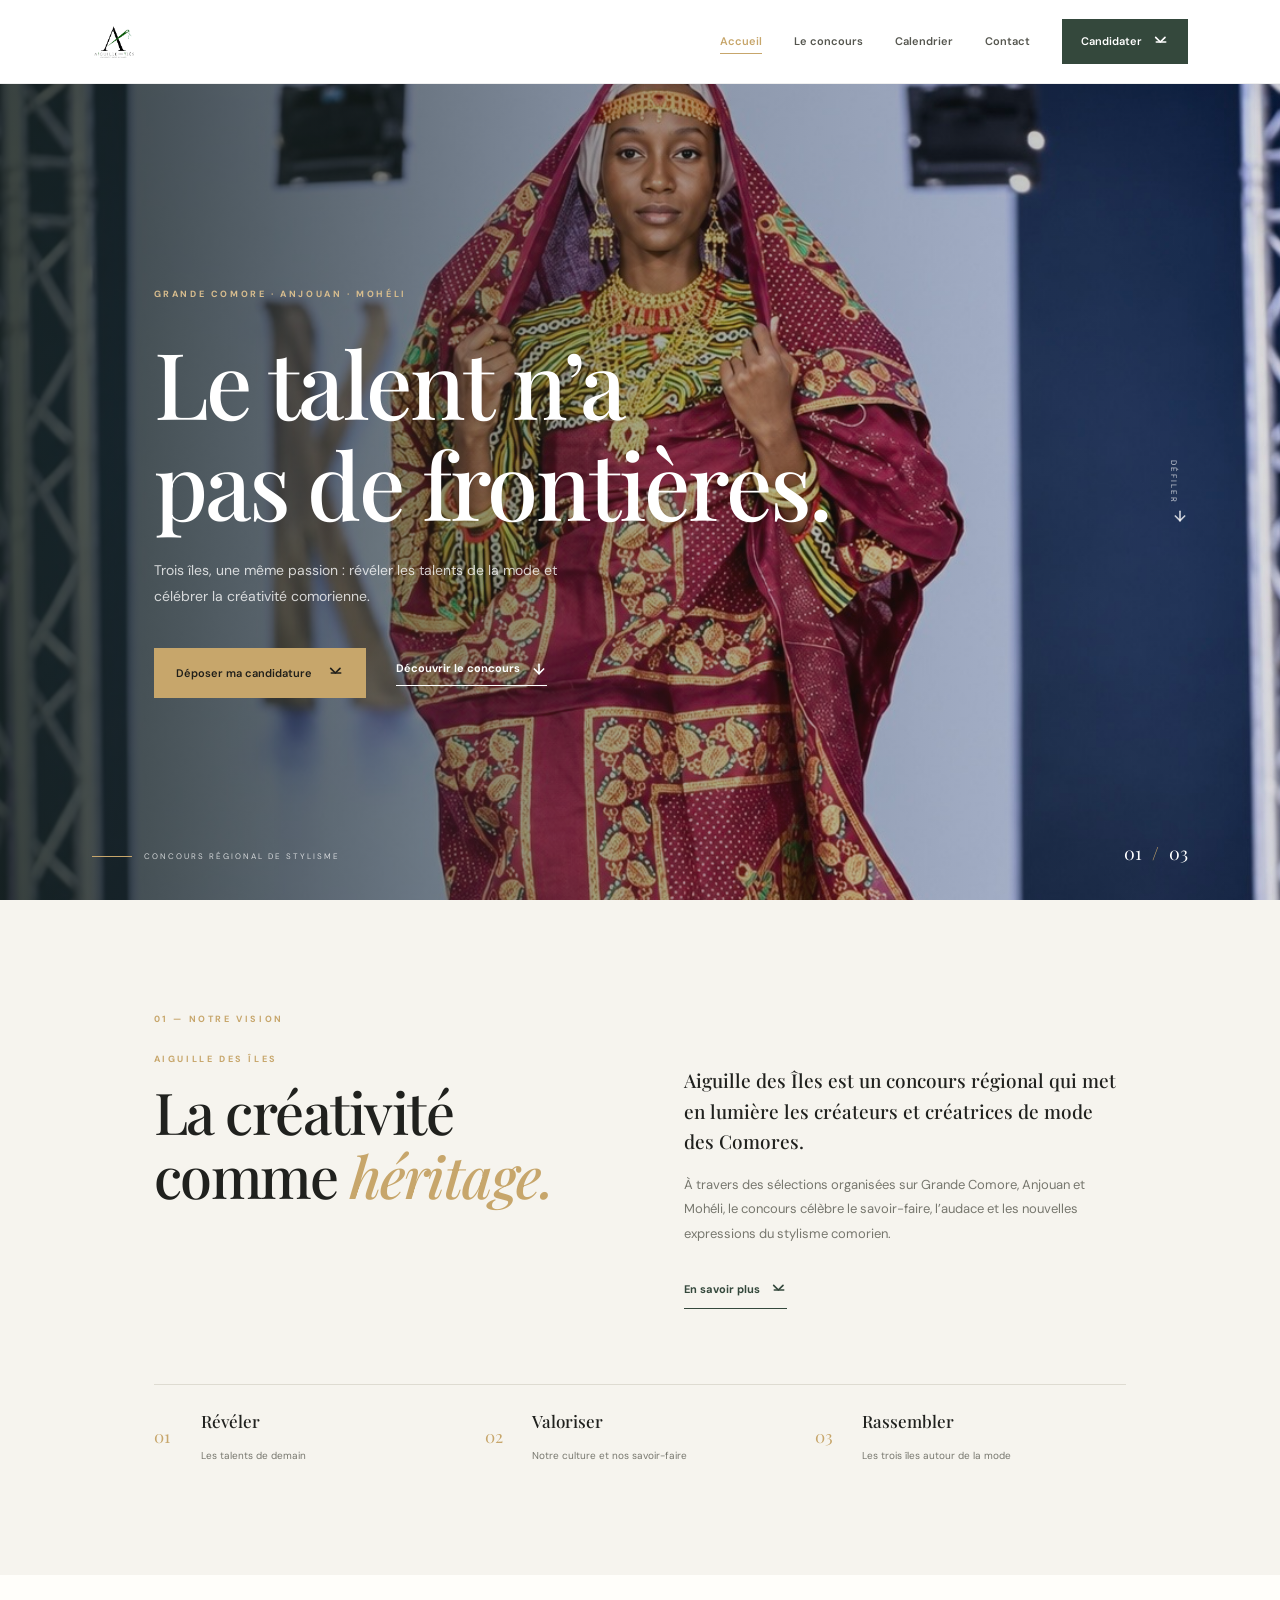
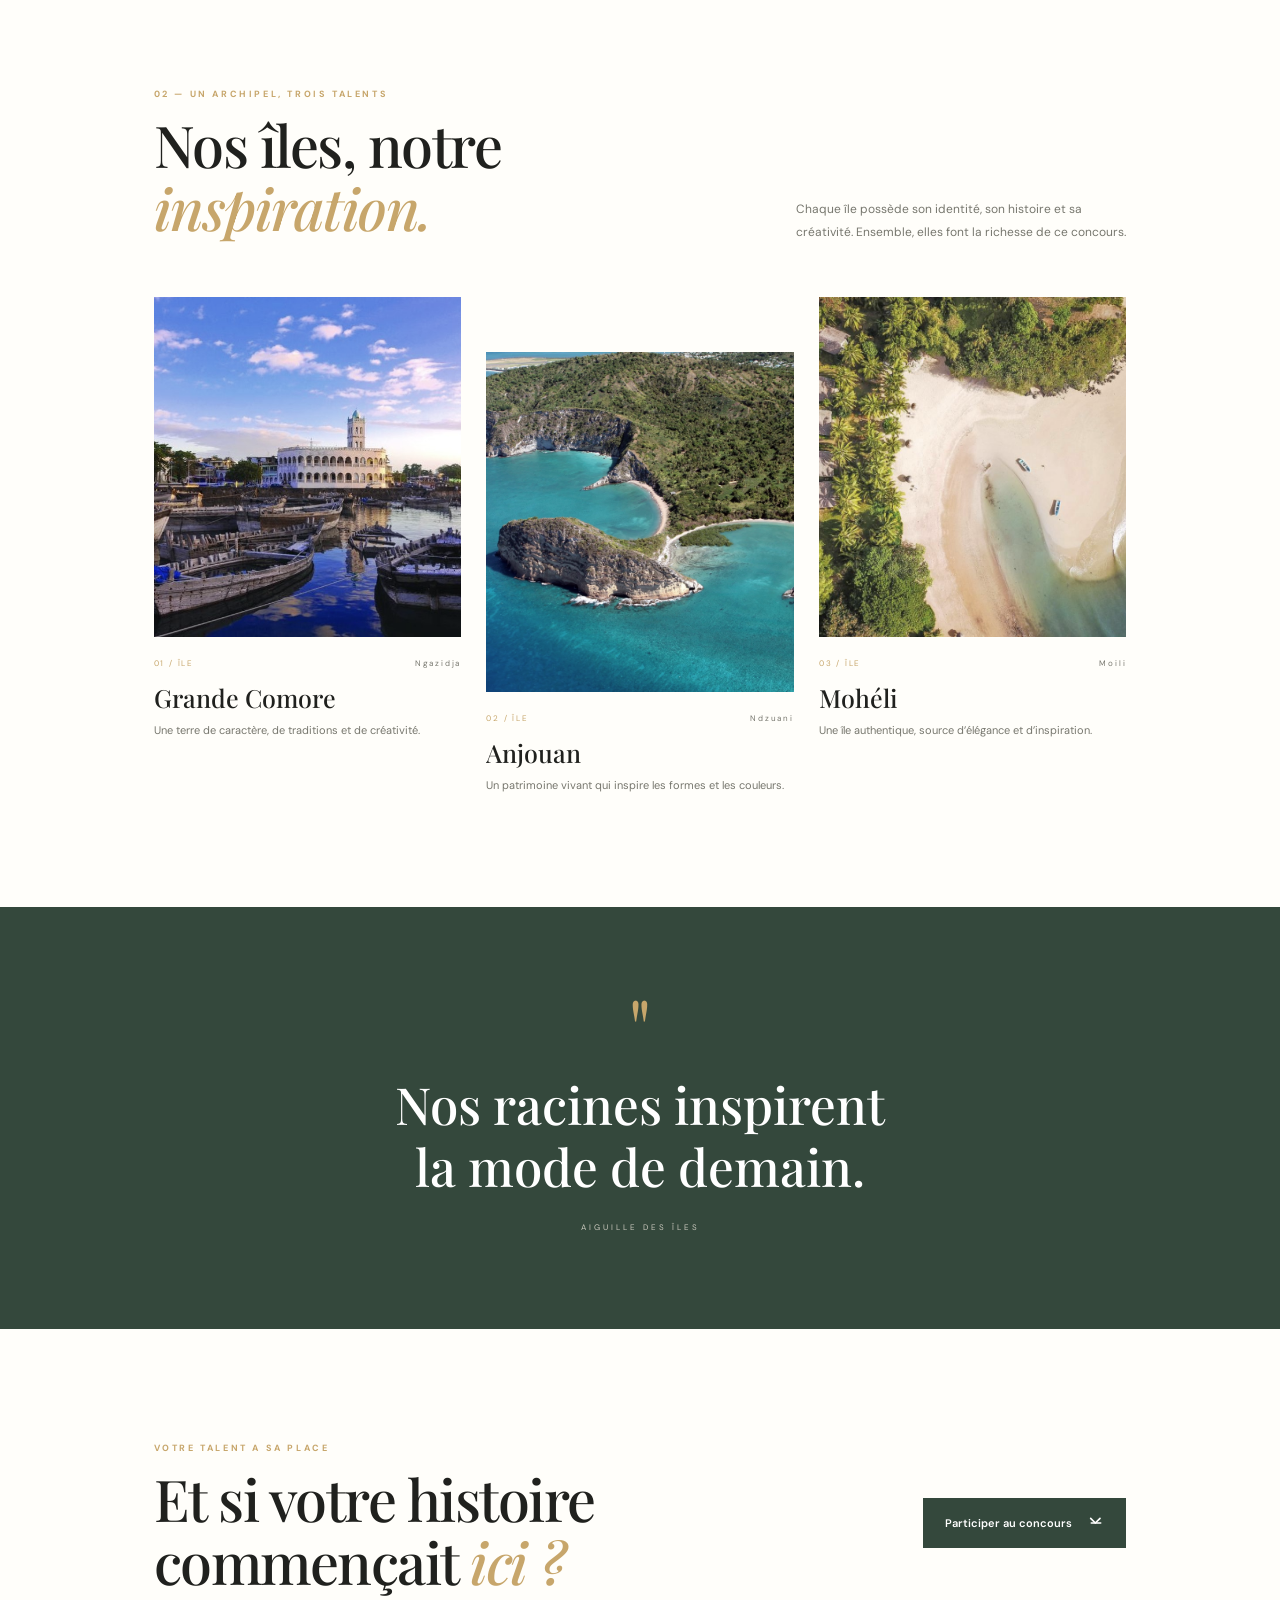
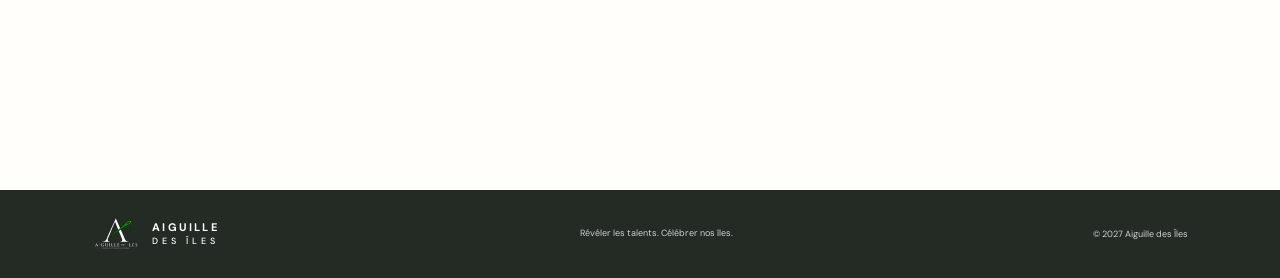
<file: index.html>
<!DOCTYPE html>
<html lang="fr">
<head>
  <meta charset="UTF-8">
  <meta name="viewport" content="width=device-width, initial-scale=1.0">
  <meta name="description" content="Aiguilles des Îles — Concours régional de stylisme des Comores. Trois îles, une même passion : révéler les talents de la mode et célébrer la créativité comorienne.">
  <title>Accueil | Aiguilles des Îles</title>
  <link rel="preconnect" href="https://fonts.googleapis.com">
  <link rel="preconnect" href="https://fonts.gstatic.com" crossorigin>
  <link href="https://fonts.googleapis.com/css2?family=DM+Sans:wght@400;500;600;700&family=Playfair+Display:wght@500;600;700&display=swap" rel="stylesheet">
  <link rel="stylesheet" href="css/styles.css">
  <script src="js/main.js" defer></script>
</head>
<body>
<a href="#main-content" class="skip-link">Aller au contenu principal</a>
<header class="site-header" role="banner">
  <a class="brand" href="index.html" aria-label="Aiguilles des Îles - Accueil">
    <span class="brand-mark" aria-hidden="true"><img src="assets/images/logo-aiguilles-iles.png" alt="Aiguilles des Îles"></span>
    
  </a>
  <button class="menu-toggle" aria-label="Ouvrir le menu" aria-expanded="false" aria-controls="main-nav">
    <span aria-hidden="true"></span><span aria-hidden="true"></span>
  </button>
  <nav class="main-nav" id="main-nav" role="navigation" aria-label="Navigation principale">
    <a href="index.html" data-page="index" aria-current="page">Accueil</a>
    <a href="concours.html" data-page="concours">Le concours</a>
    <a href="calendrier.html" data-page="calendrier">Calendrier</a>
    <a href="contact.html" data-page="contact">Contact</a>
    <a class="nav-cta" href="candidature.html" data-page="candidature">Candidater <svg class="icon icon-arrow" aria-hidden="true" width="16" height="16" viewBox="0 0 24 24" fill="none" stroke="currentColor" stroke-width="2.5" stroke-linecap="round" stroke-linejoin="round"><path d="M18 5l-7 7-7-7"/><path d="M5 12h14"/></svg></a>
  </nav>
</header>
<main id="main-content">
  <section class="hero hero-home" aria-labelledby="hero-title">
    <div class="hero-content reveal">
      <p class="eyebrow light">GRANDE COMORE · ANJOUAN · MOHÉLI</p>
      <h1 id="hero-title">Le talent n&rsquo;a<br>pas de frontières.</h1>
      <p class="hero-intro">Trois îles, une même passion : révéler les talents de la mode et célébrer la créativité comorienne.</p>
      <div class="hero-actions">
        <a class="button button-gold" href="candidature.html">Déposer ma candidature <svg class="icon icon-arrow" aria-hidden="true" width="16" height="16" viewBox="0 0 24 24" fill="none" stroke="currentColor" stroke-width="2.5" stroke-linecap="round" stroke-linejoin="round"><path d="M18 5l-7 7-7-7"/><path d="M5 12h14"/></svg></a>
        <a class="text-link light-link" href="concours.html">Découvrir le concours <svg class="icon icon-down" aria-hidden="true" width="16" height="16" viewBox="0 0 24 24" fill="none" stroke="currentColor" stroke-width="2.5" stroke-linecap="round" stroke-linejoin="round"><path d="M12 5v14"/><path d="M19 12l-7 7-7-7"/></svg></a>
      </div>
    </div>
    <div class="hero-note" aria-hidden="true"><span class="note-line"></span><span>CONCOURS RÉGIONAL DE STYLISME</span></div>
    <div class="hero-index" aria-hidden="true">01 <span>/</span> 03</div>
    <a class="scroll-cue" href="#vision" aria-label="Faire défiler vers la suite">DÉFILER <svg class="icon icon-down" aria-hidden="true" width="16" height="16" viewBox="0 0 24 24" fill="none" stroke="currentColor" stroke-width="2.5" stroke-linecap="round" stroke-linejoin="round"><path d="M12 5v14"/><path d="M19 12l-7 7-7-7"/></svg></a>
  </section>

  <section class="intro section-pad" id="vision" aria-labelledby="vision-title">
    <div class="section-kicker reveal">01 — NOTRE VISION</div>
    <div class="intro-grid">
      <div class="reveal">
        <p class="eyebrow">AIGUILLE DES ÎLES</p>
        <h2 id="vision-title">La créativité<br>comme <em>héritage.</em></h2>
      </div>
      <div class="intro-copy reveal">
        <p class="lead">Aiguille des Îles est un concours régional qui met en lumière les créateurs et créatrices de mode des Comores.</p>
        <p>À travers des sélections organisées sur Grande Comore, Anjouan et Mohéli, le concours célèbre le savoir-faire, l&rsquo;audace et les nouvelles expressions du stylisme comorien.</p>
        <a class="text-link dark-link" href="concours.html">En savoir plus <svg class="icon icon-arrow" aria-hidden="true" width="16" height="16" viewBox="0 0 24 24" fill="none" stroke="currentColor" stroke-width="2.5" stroke-linecap="round" stroke-linejoin="round"><path d="M18 5l-7 7-7-7"/><path d="M5 12h14"/></svg></a>
      </div>
    </div>
    <div class="values-row reveal">
      <div><span aria-hidden="true">01</span><strong>Révéler</strong><small>Les talents de demain</small></div>
      <div><span aria-hidden="true">02</span><strong>Valoriser</strong><small>Notre culture et nos savoir-faire</small></div>
      <div><span aria-hidden="true">03</span><strong>Rassembler</strong><small>Les trois îles autour de la mode</small></div>
    </div>
  </section>

  <section class="islands section-pad" aria-labelledby="islands-title">
    <div class="section-heading reveal">
      <div>
        <div class="section-kicker">02 — UN ARCHIPEL, TROIS TALENTS</div>
        <h2 id="islands-title">Nos îles, notre <em>inspiration.</em></h2>
      </div>
      <p>Chaque île possède son identité, son histoire et sa créativité. Ensemble, elles font la richesse de ce concours.</p>
    </div>
    <div class="island-grid">
      <article class="island-card reveal">
        <div class="island-photo photo-grand" aria-hidden="true"></div>
        <div class="island-meta"><span>01 / ÎLE</span><span>Ngazidja</span></div>
        <h3>Grande Comore</h3>
        <p>Une terre de caractère, de traditions et de créativité.</p>
      </article>
      <article class="island-card island-offset reveal">
        <div class="island-photo photo-anjouan" aria-hidden="true"></div>
        <div class="island-meta"><span>02 / ÎLE</span><span>Ndzuani</span></div>
        <h3>Anjouan</h3>
        <p>Un patrimoine vivant qui inspire les formes et les couleurs.</p>
      </article>
      <article class="island-card reveal">
        <div class="island-photo photo-moheli" aria-hidden="true"></div>
        <div class="island-meta"><span>03 / ÎLE</span><span>Moili</span></div>
        <h3>Mohéli</h3>
        <p>Une île authentique, source d&rsquo;élégance et d&rsquo;inspiration.</p>
      </article>
    </div>
  </section>

  <section class="quote-band" aria-label="Citation">
    <div class="quote-mark" aria-hidden="true">"</div>
    <blockquote>Nos racines inspirent<br>la mode de demain.</blockquote>
    <span>AIGUILLE DES ÎLES</span>
  </section>

  <section class="home-cta section-pad reveal" aria-labelledby="cta-title">
    <div>
      <div class="section-kicker">VOTRE TALENT A SA PLACE</div>
      <h2 id="cta-title">Et si votre histoire<br>commençait <em>ici ?</em></h2>
    </div>
    <a class="button button-dark" href="candidature.html">Participer au concours <svg class="icon icon-arrow" aria-hidden="true" width="16" height="16" viewBox="0 0 24 24" fill="none" stroke="currentColor" stroke-width="2.5" stroke-linecap="round" stroke-linejoin="round"><path d="M18 5l-7 7-7-7"/><path d="M5 12h14"/></svg></a>
  </section>
</main>
<footer class="site-footer" role="contentinfo">
  <a class="brand footer-brand" href="index.html" aria-label="Aiguille des Îles - Accueil">
    <span class="brand-mark" aria-hidden="true"><img src="assets/images/906E5517-88B5-470D-8A6B-3D6CE0A4C094.PNG" alt="Aiguille des Îles"></span>
    <span class="brand-name">AIGUILLE <small>DES ÎLES</small></span>
  </a>
  <p>Révéler les talents. Célébrer nos îles.</p>
  <span class="copyright">© <span class="year" aria-live="polite"></span> Aiguille des Îles</span>
</footer>
</body>
</html>
</file>
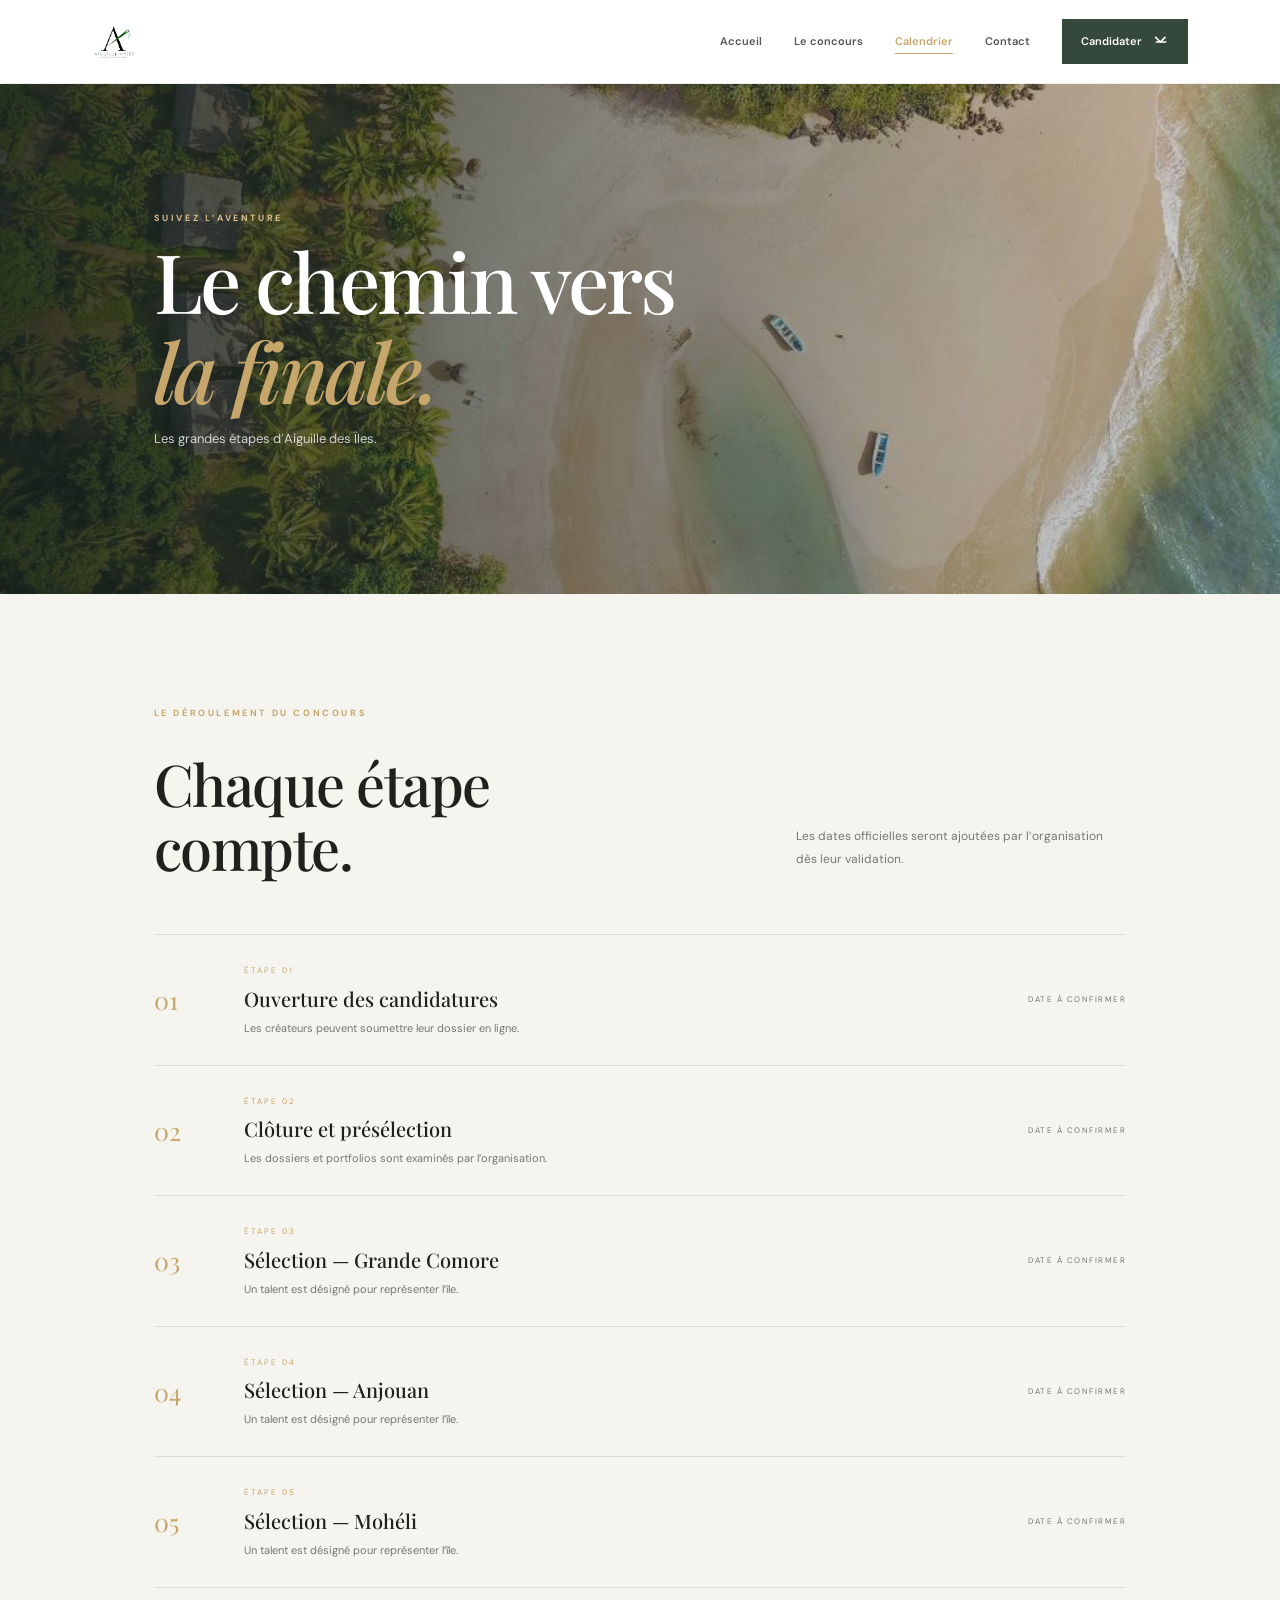
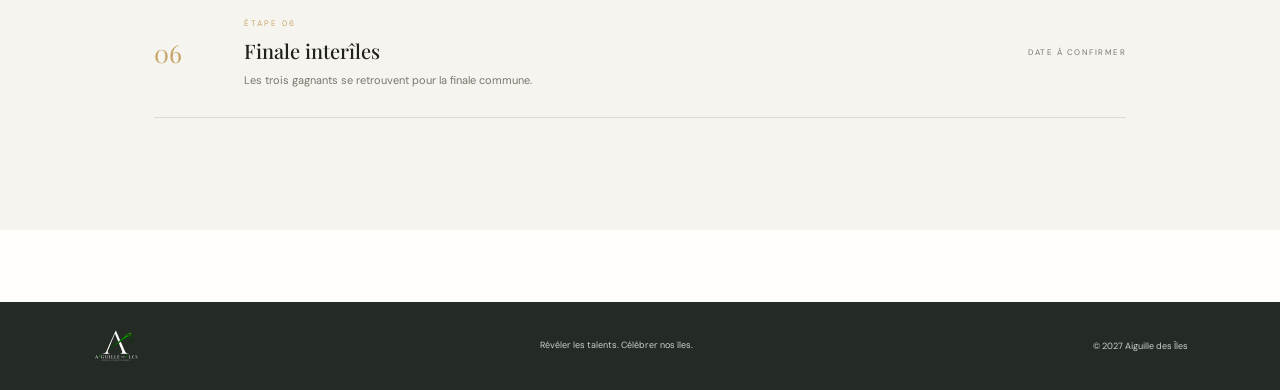
<file: calendrier.html>
<!DOCTYPE html>
<html lang="fr">
<head>
  <meta charset="UTF-8">
  <meta name="viewport" content="width=device-width, initial-scale=1.0">
  <meta name="description" content="Aiguille des Îles — Suivez les grandes étapes du concours : ouverture des candidatures, sélections insulaires et finale interîles.">
  <title>Calendrier | Aiguille des Îles</title>
  <link rel="preconnect" href="https://fonts.googleapis.com">
  <link rel="preconnect" href="https://fonts.gstatic.com" crossorigin>
  <link href="https://fonts.googleapis.com/css2?family=DM+Sans:wght@400;500;600;700&family=Playfair+Display:wght@500;600;700&display=swap" rel="stylesheet">
  <link rel="stylesheet" href="css/styles.css">
  <script src="js/main.js" defer></script>
</head>
<body>
<a href="#main-content" class="skip-link">Aller au contenu principal</a>
<header class="site-header" role="banner">
  <a class="brand" href="index.html" aria-label="Aiguilles des Îles - Accueil">
    <span class="brand-mark" aria-hidden="true"><img src="assets/images/logo-aiguilles-iles.png" alt="Aiguilles des Îles"></span>
   
  </a>
  <button class="menu-toggle" aria-label="Ouvrir le menu" aria-expanded="false" aria-controls="main-nav">
    <span aria-hidden="true"></span><span aria-hidden="true"></span>
  </button>
  <nav class="main-nav" id="main-nav" role="navigation" aria-label="Navigation principale">
    <a href="index.html" data-page="index">Accueil</a>
    <a href="concours.html" data-page="concours">Le concours</a>
    <a href="calendrier.html" data-page="calendrier" aria-current="page">Calendrier</a>
    <a href="contact.html" data-page="contact">Contact</a>
    <a class="nav-cta" href="candidature.html" data-page="candidature">Candidater <svg class="icon icon-arrow" aria-hidden="true" width="16" height="16" viewBox="0 0 24 24" fill="none" stroke="currentColor" stroke-width="2.5" stroke-linecap="round" stroke-linejoin="round"><path d="M18 5l-7 7-7-7"/><path d="M5 12h14"/></svg></a>
  </nav>
</header>
<main id="main-content">
  <section class="page-hero page-hero-calendar" aria-labelledby="page-hero-title">
    <div class="page-hero-content reveal">
      <p class="eyebrow light">SUIVEZ L&rsquo;AVENTURE</p>
      <h1 id="page-hero-title">Le chemin vers<br><em>la finale.</em></h1>
      <p>Les grandes étapes d&rsquo;Aiguille des Îles.</p>
    </div>
  </section>

  <section class="section-pad journey-page" aria-labelledby="timeline-title">
    <div class="section-kicker reveal">LE DÉROULEMENT DU CONCOURS</div>
    <div class="section-heading reveal">
      <h2 id="timeline-title">Chaque étape<br>compte.</h2>
      <p>Les dates officielles seront ajoutées par l&rsquo;organisation dès leur validation.</p>
    </div>
    <div class="timeline" role="list" aria-label="Étapes du concours">
      <div class="timeline-item reveal" role="listitem">
        <span class="timeline-number" aria-hidden="true">01</span>
        <div>
          <small>ÉTAPE 01</small>
          <h3>Ouverture des candidatures</h3>
          <p>Les créateurs peuvent soumettre leur dossier en ligne.</p>
        </div>
        <span class="timeline-date">DATE À CONFIRMER</span>
      </div>
      <div class="timeline-item reveal" role="listitem">
        <span class="timeline-number" aria-hidden="true">02</span>
        <div>
          <small>ÉTAPE 02</small>
          <h3>Clôture et présélection</h3>
          <p>Les dossiers et portfolios sont examinés par l&rsquo;organisation.</p>
        </div>
        <span class="timeline-date">DATE À CONFIRMER</span>
      </div>
      <div class="timeline-item reveal" role="listitem">
        <span class="timeline-number" aria-hidden="true">03</span>
        <div>
          <small>ÉTAPE 03</small>
          <h3>Sélection — Grande Comore</h3>
          <p>Un talent est désigné pour représenter l&rsquo;île.</p>
        </div>
        <span class="timeline-date">DATE À CONFIRMER</span>
      </div>
      <div class="timeline-item reveal" role="listitem">
        <span class="timeline-number" aria-hidden="true">04</span>
        <div>
          <small>ÉTAPE 04</small>
          <h3>Sélection — Anjouan</h3>
          <p>Un talent est désigné pour représenter l&rsquo;île.</p>
        </div>
        <span class="timeline-date">DATE À CONFIRMER</span>
      </div>
      <div class="timeline-item reveal" role="listitem">
        <span class="timeline-number" aria-hidden="true">05</span>
        <div>
          <small>ÉTAPE 05</small>
          <h3>Sélection — Mohéli</h3>
          <p>Un talent est désigné pour représenter l&rsquo;île.</p>
        </div>
        <span class="timeline-date">DATE À CONFIRMER</span>
      </div>
      <div class="timeline-item reveal" role="listitem">
        <span class="timeline-number" aria-hidden="true">06</span>
        <div>
          <small>ÉTAPE 06</small>
          <h3>Finale interîles</h3>
          <p>Les trois gagnants se retrouvent pour la finale commune.</p>
        </div>
        <span class="timeline-date">DATE À CONFIRMER</span>
      </div>
    </div>
  </section>
</main>
<footer class="site-footer" role="contentinfo">
  <a class="brand footer-brand" href="index.html" aria-label="Aiguille des Îles - Accueil">
    <span class="brand-mark" aria-hidden="true"><img src="assets/images/906E5517-88B5-470D-8A6B-3D6CE0A4C094.PNG" alt="Aiguille des Îles"></span>
    
  </a>
  <p>Révéler les talents. Célébrer nos îles.</p>
  <span class="copyright">© <span class="year" aria-live="polite"></span> Aiguille des Îles</span>
</footer>
</body>
</html>
</file>
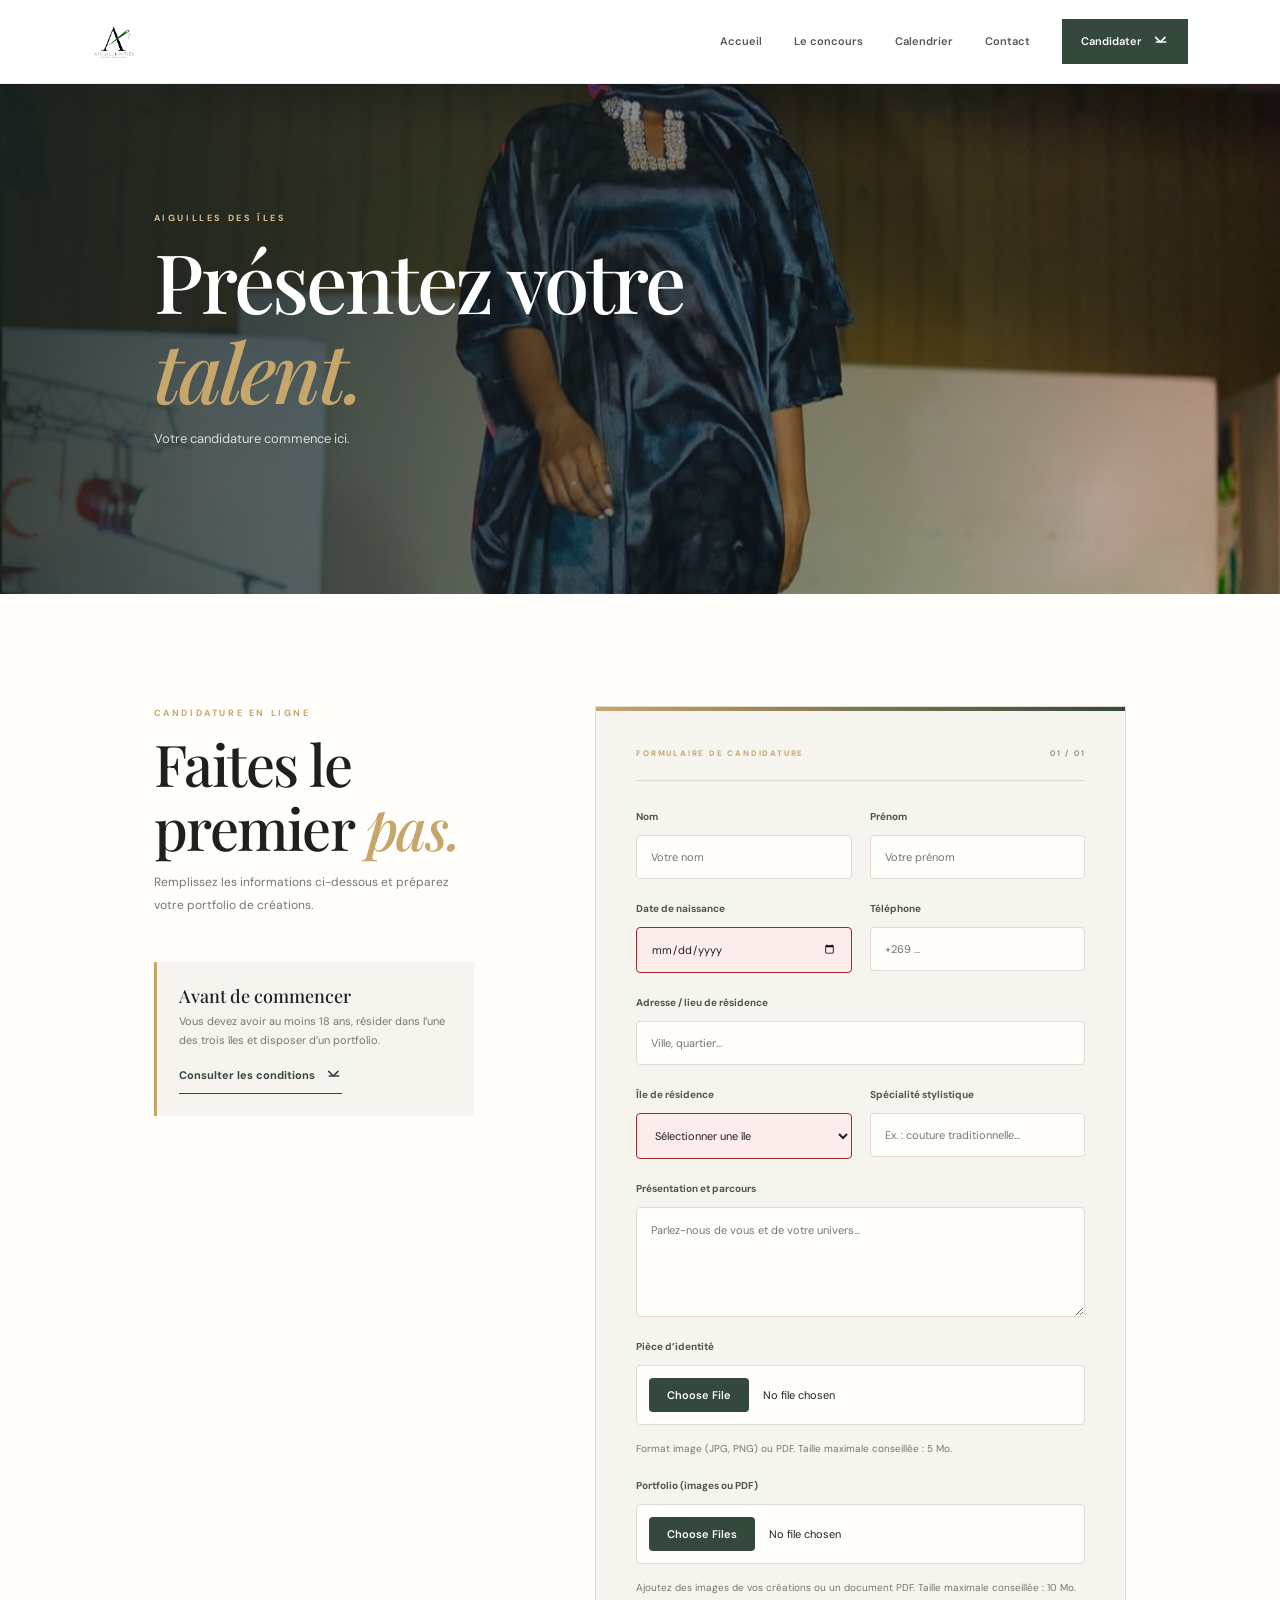
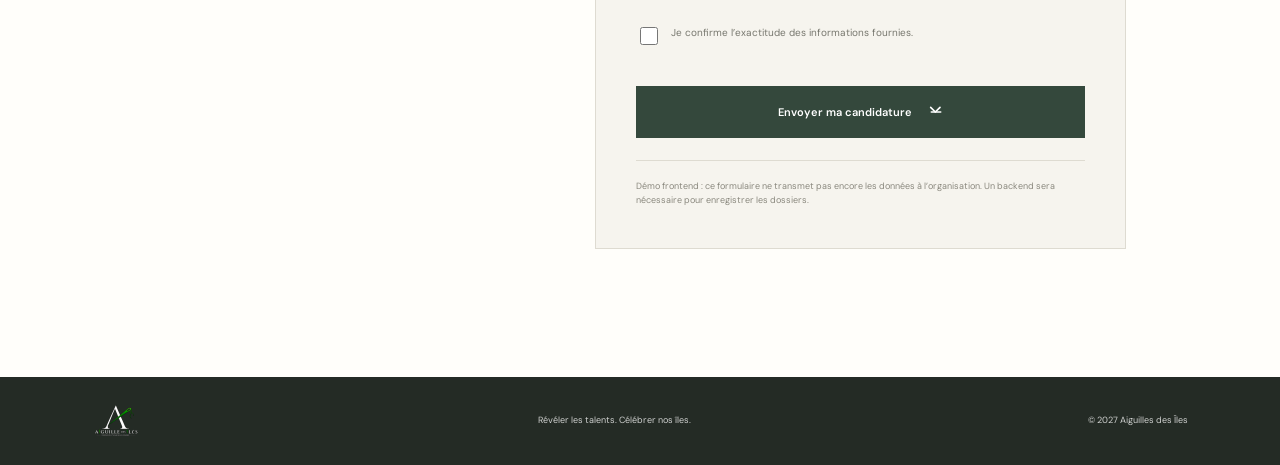
<file: candidature.html>
<!DOCTYPE html>
<html lang="fr">
<head>
  <meta charset="UTF-8">
  <meta name="viewport" content="width=device-width, initial-scale=1.0">
  <meta name="description" content="Aiguille des Îles — Déposez votre candidature en ligne. Formulaire de participation au concours régional de stylisme.">
  <title>Candidature | Aiguille des Îles</title>
  <link rel="preconnect" href="https://fonts.googleapis.com">
  <link rel="preconnect" href="https://fonts.gstatic.com" crossorigin>
  <link href="https://fonts.googleapis.com/css2?family=DM+Sans:wght@400;500;600;700&family=Playfair+Display:wght@500;600;700&display=swap" rel="stylesheet">
  <link rel="stylesheet" href="css/styles.css">
  <script src="js/main.js" defer></script>
</head>
<body>
<a href="#main-content" class="skip-link">Aller au contenu principal</a>
<header class="site-header" role="banner">
  <a class="brand" href="index.html" aria-label="Aiguille des Îles - Accueil">
    <span class="brand-mark" aria-hidden="true"><img src="assets/images/logo-aiguilles-iles.png" alt="Aiguille des Îles"></span>
    
  </a>
  <button class="menu-toggle" aria-label="Ouvrir le menu" aria-expanded="false" aria-controls="main-nav">
    <span aria-hidden="true"></span><span aria-hidden="true"></span>
  </button>
  <nav class="main-nav" id="main-nav" role="navigation" aria-label="Navigation principale">
    <a href="index.html" data-page="index">Accueil</a>
    <a href="concours.html" data-page="concours">Le concours</a>
    <a href="calendrier.html" data-page="calendrier">Calendrier</a>
    <a href="contact.html" data-page="contact">Contact</a>
    <a class="nav-cta" href="candidature.html" data-page="candidature" aria-current="page">Candidater <svg class="icon icon-arrow" aria-hidden="true" width="16" height="16" viewBox="0 0 24 24" fill="none" stroke="currentColor" stroke-width="2.5" stroke-linecap="round" stroke-linejoin="round"><path d="M18 5l-7 7-7-7"/><path d="M5 12h14"/></svg></a>
  </nav>
</header>
<main id="main-content">
  <section class="page-hero page-hero-application" aria-labelledby="page-hero-title">
    <div class="page-hero-content reveal">
      <p class="eyebrow light">AIGUILLES DES ÎLES</p>
      <h1 id="page-hero-title">Présentez votre<br><em>talent.</em></h1>
      <p>Votre candidature commence ici.</p>
    </div>
  </section>

  <section class="application section-pad" aria-labelledby="application-title">
    <div class="application-heading reveal">
      <div class="section-kicker">CANDIDATURE EN LIGNE</div>
      <h2 id="application-title">Faites le premier <em>pas.</em></h2>
      <p>Remplissez les informations ci-dessous et préparez votre portfolio de créations.</p>
      <div class="application-reminder">
        <strong>Avant de commencer</strong>
        <p>Vous devez avoir au moins 18 ans, résider dans l&rsquo;une des trois îles et disposer d&rsquo;un portfolio.</p>
        <a class="text-link dark-link" href="concours.html">Consulter les conditions <svg class="icon icon-arrow" aria-hidden="true" width="16" height="16" viewBox="0 0 24 24" fill="none" stroke="currentColor" stroke-width="2.5" stroke-linecap="round" stroke-linejoin="round"><path d="M18 5l-7 7-7-7"/><path d="M5 12h14"/></svg></a>
      </div>
    </div>
    <form class="application-form reveal" id="applicationForm" novalidate aria-label="Formulaire de candidature">
      <div class="form-topline" aria-hidden="true"><span>FORMULAIRE DE CANDIDATURE</span><span>01 / 01</span></div>
      <div class="form-grid">
        <label>Nom <input type="text" name="nom" placeholder="Votre nom" required autocomplete="family-name"></label>
        <label>Prénom <input type="text" name="prenom" placeholder="Votre prénom" required autocomplete="given-name"></label>
        <label>Date de naissance <input type="date" name="naissance" required autocomplete="bday"></label>
        <label>Téléphone <input type="tel" name="telephone" placeholder="+269 ..." required autocomplete="tel"></label>
        <label class="full">Adresse / lieu de résidence <input type="text" name="adresse" placeholder="Ville, quartier..." required autocomplete="address-line1"></label>
        <label>Île de résidence<select name="ile" required autocomplete="address-level1">
          <option value="">Sélectionner une île</option>
          <option>Grande Comore</option>
          <option>Anjouan</option>
          <option>Mohéli</option>
        </select></label>
        <label>Spécialité stylistique <input type="text" name="specialite" placeholder="Ex. : couture traditionnelle..." autocomplete="off"></label>
        <label class="full">Présentation et parcours <textarea name="presentation" rows="4" placeholder="Parlez-nous de vous et de votre univers..." required></textarea></label>
        <label class="full upload-label">Pièce d&rsquo;identité <input type="file" name="piece_identite" accept="image/*,.pdf"><small>Format image (JPG, PNG) ou PDF. Taille maximale conseillée : 5 Mo.</small></label>
        <label class="full upload-label">Portfolio (images ou PDF) <input type="file" name="portfolio" accept="image/*,.pdf" multiple><small>Ajoutez des images de vos créations ou un document PDF. Taille maximale conseillée : 10 Mo.</small></label>
      </div>
      <label class="consent"><input type="checkbox" required> <span>Je confirme l&rsquo;exactitude des informations fournies.</span></label>
      <button class="button button-dark" type="submit">Envoyer ma candidature <svg class="icon icon-arrow" aria-hidden="true" width="16" height="16" viewBox="0 0 24 24" fill="none" stroke="currentColor" stroke-width="2.5" stroke-linecap="round" stroke-linejoin="round"><path d="M18 5l-7 7-7-7"/><path d="M5 12h14"/></svg></button>
      <p class="form-disclaimer">Démo frontend : ce formulaire ne transmet pas encore les données à l&rsquo;organisation. Un backend sera nécessaire pour enregistrer les dossiers.</p>
      <div class="form-message" id="formMessage" role="status" aria-live="polite" hidden></div>
    </form>
  </section>
</main>
<footer class="site-footer" role="contentinfo">
  <a class="brand footer-brand" href="index.html" aria-label="Aiguilles des Îles - Accueil">
    <span class="brand-mark" aria-hidden="true"><img src="assets/images/906E5517-88B5-470D-8A6B-3D6CE0A4C094.PNG" alt="Aiguilles des Îles"></span>
    
  </a>
  <p>Révéler les talents. Célébrer nos îles.</p>
  <span class="copyright">© <span class="year" aria-live="polite"></span> Aiguilles des Îles</span>
</footer>
</body>
</html>
</file>
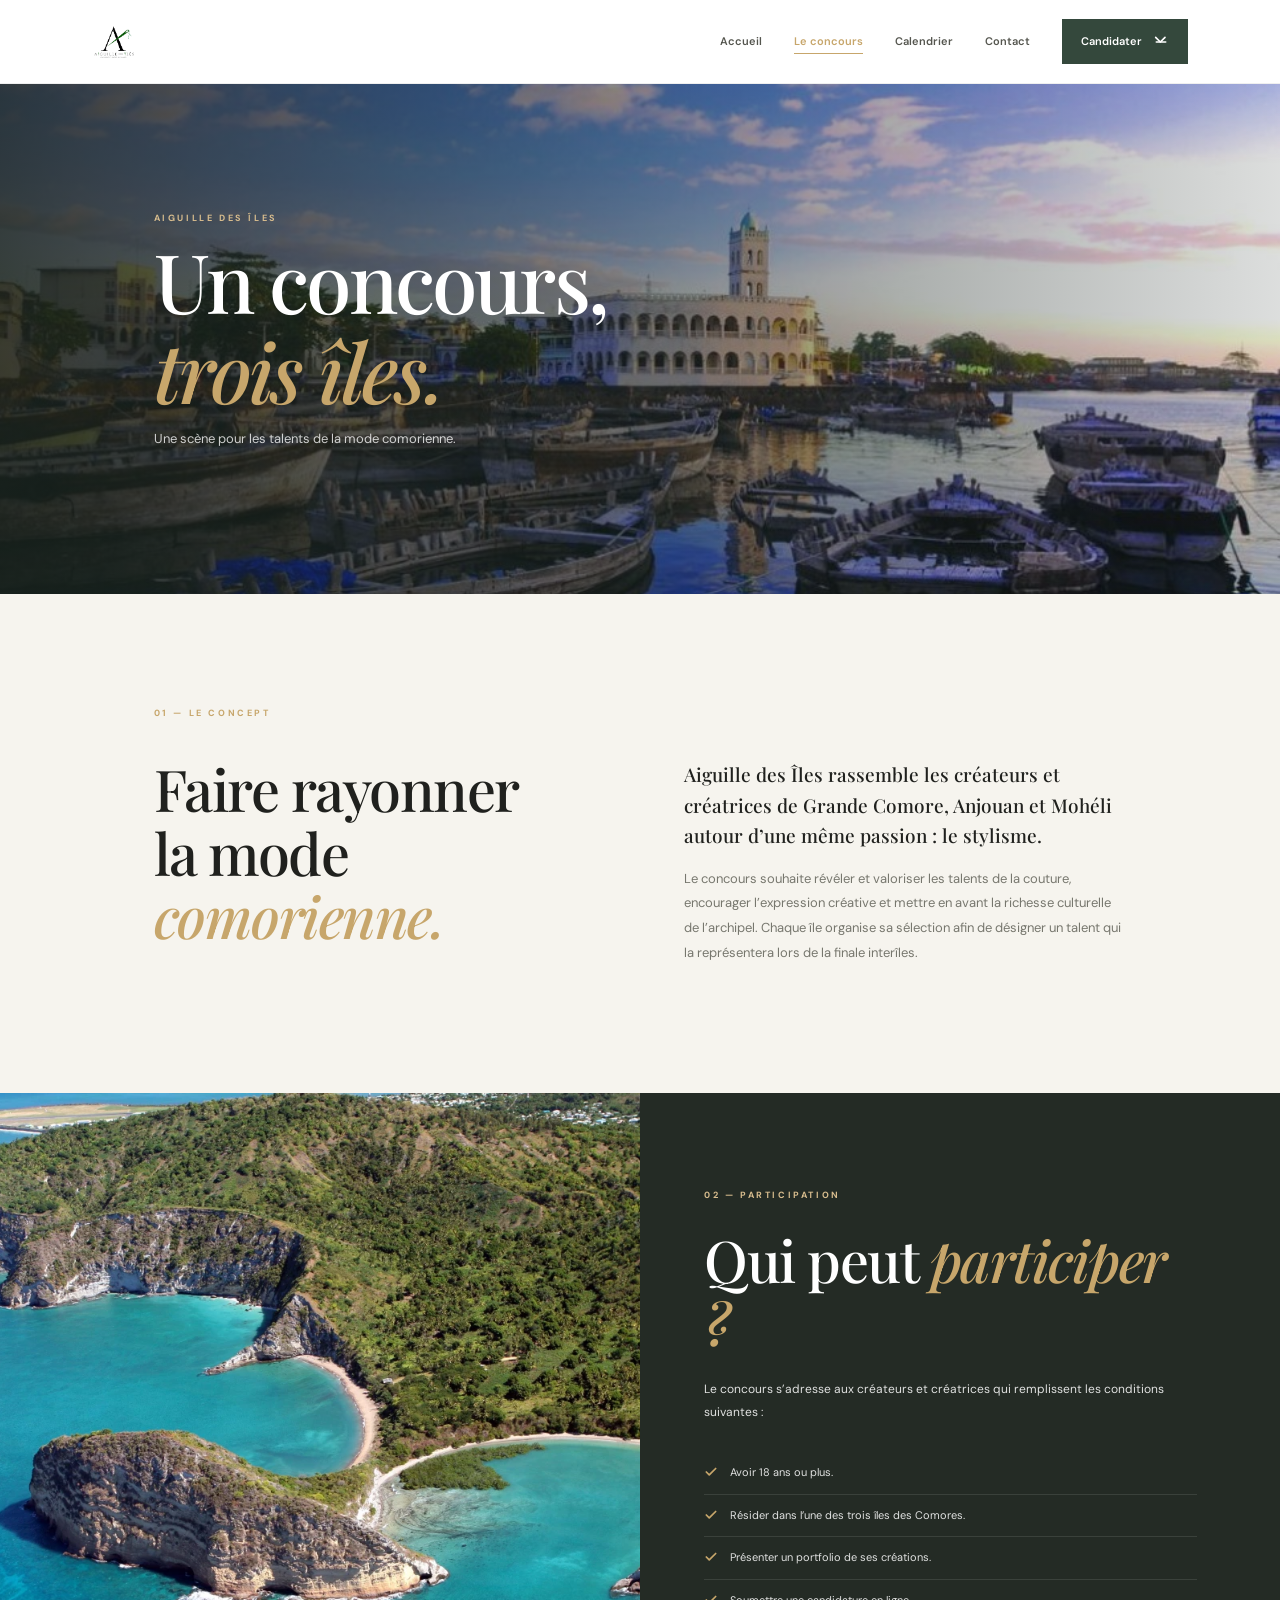
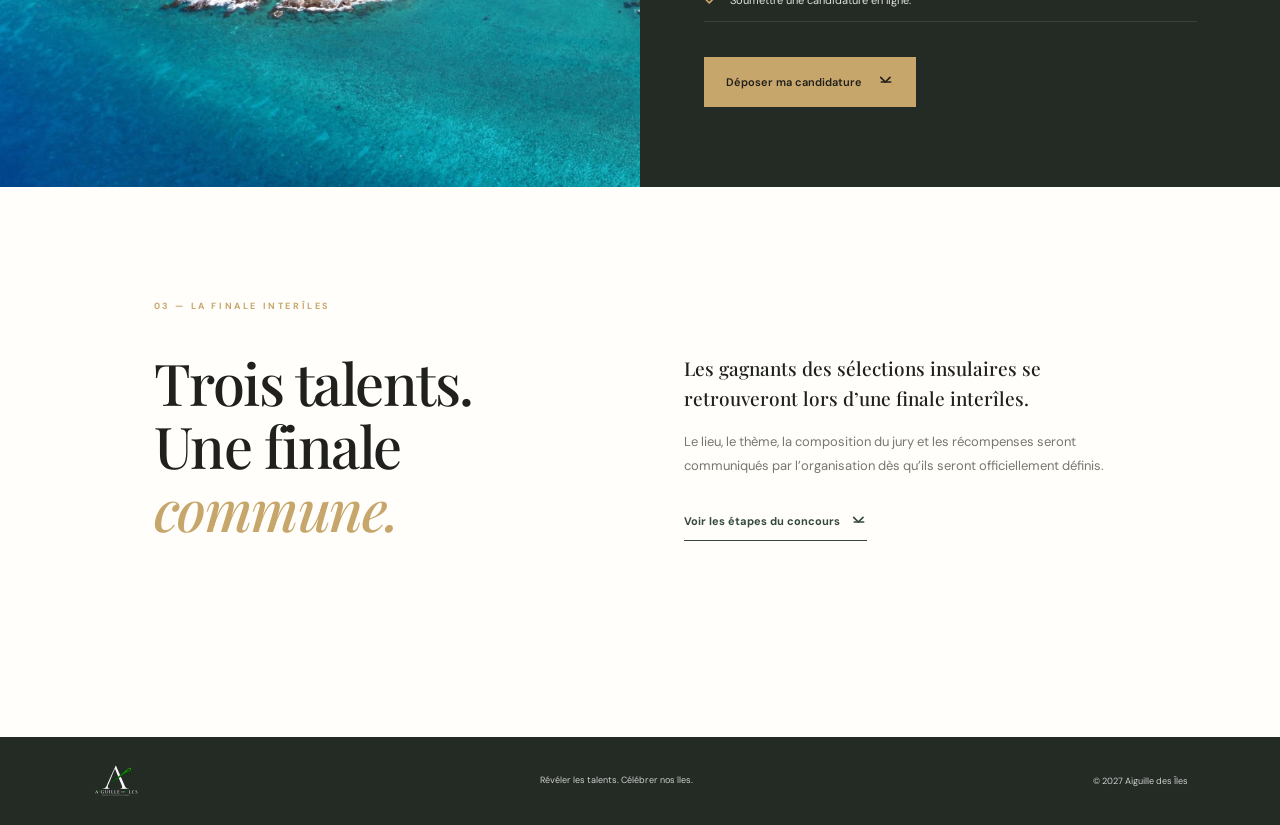
<file: concours.html>
<!DOCTYPE html>
<html lang="fr">
<head>
  <meta charset="UTF-8">
  <meta name="viewport" content="width=device-width, initial-scale=1.0">
  <meta name="description" content="Aiguilles des Îles — Concours régional de stylisme des Comores. Découvrez le concept, les conditions de participation et la finale interîles.">
  <title>Le concours | Aiguille des Îles</title>
  <link rel="preconnect" href="https://fonts.googleapis.com">
  <link rel="preconnect" href="https://fonts.gstatic.com" crossorigin>
  <link href="https://fonts.googleapis.com/css2?family=DM+Sans:wght@400;500;600;700&family=Playfair+Display:wght@500;600;700&display=swap" rel="stylesheet">
  <link rel="stylesheet" href="css/styles.css">
  <script src="js/main.js" defer></script>
</head>
<body>
<a href="#main-content" class="skip-link">Aller au contenu principal</a>
<header class="site-header" role="banner">
  <a class="brand" href="index.html" aria-label="Aiguilles des Îles - Accueil">
    <span class="brand-mark" aria-hidden="true"><img src="assets/images/logo-aiguilles-iles.png" alt="Aiguilles des Îles"></span>
   
  </a>
  <button class="menu-toggle" aria-label="Ouvrir le menu" aria-expanded="false" aria-controls="main-nav">
    <span aria-hidden="true"></span><span aria-hidden="true"></span>
  </button>
  <nav class="main-nav" id="main-nav" role="navigation" aria-label="Navigation principale">
    <a href="index.html" data-page="index">Accueil</a>
    <a href="concours.html" data-page="concours" aria-current="page">Le concours</a>
    <a href="calendrier.html" data-page="calendrier">Calendrier</a>
    <a href="contact.html" data-page="contact">Contact</a>
    <a class="nav-cta" href="candidature.html" data-page="candidature">Candidater <svg class="icon icon-arrow" aria-hidden="true" width="16" height="16" viewBox="0 0 24 24" fill="none" stroke="currentColor" stroke-width="2.5" stroke-linecap="round" stroke-linejoin="round"><path d="M18 5l-7 7-7-7"/><path d="M5 12h14"/></svg></a>
  </nav>
</header>
<main id="main-content">
  <section class="page-hero page-hero-fashion" aria-labelledby="page-hero-title">
    <div class="page-hero-content reveal">
      <p class="eyebrow light">AIGUILLE DES ÎLES</p>
      <h1 id="page-hero-title">Un concours,<br><em>trois îles.</em></h1>
      <p>Une scène pour les talents de la mode comorienne.</p>
    </div>
  </section>

  <section class="section-pad story-section" aria-labelledby="concept-title">
    <div class="section-kicker reveal">01 — LE CONCEPT</div>
    <div class="intro-grid">
      <div class="reveal">
        <h2 id="concept-title">Faire rayonner<br>la mode <em>comorienne.</em></h2>
      </div>
      <div class="intro-copy reveal">
        <p class="lead">Aiguille des Îles rassemble les créateurs et créatrices de Grande Comore, Anjouan et Mohéli autour d&rsquo;une même passion : le stylisme.</p>
        <p>Le concours souhaite révéler et valoriser les talents de la couture, encourager l&rsquo;expression créative et mettre en avant la richesse culturelle de l&rsquo;archipel. Chaque île organise sa sélection afin de désigner un talent qui la représentera lors de la finale interîles.</p>
      </div>
    </div>
  </section>

  <section class="requirements section-pad" aria-labelledby="participation-title">
    <div class="requirements-image" aria-hidden="true"></div>
    <div class="requirements-content">
      <div class="section-kicker light reveal">02 — PARTICIPATION</div>
      <h2 id="participation-title" class="reveal">Qui peut <em>participer ?</em></h2>
      <p class="reveal">Le concours s&rsquo;adresse aux créateurs et créatrices qui remplissent les conditions suivantes :</p>
      <ul class="check-list">
        <li class="reveal"><svg class="icon icon-check" aria-hidden="true" width="14" height="14" viewBox="0 0 24 24" fill="none" stroke="currentColor" stroke-width="3" stroke-linecap="round" stroke-linejoin="round"><polyline points="20 6 9 17 4 12"/></svg> Avoir 18 ans ou plus.</li>
        <li class="reveal"><svg class="icon icon-check" aria-hidden="true" width="14" height="14" viewBox="0 0 24 24" fill="none" stroke="currentColor" stroke-width="3" stroke-linecap="round" stroke-linejoin="round"><polyline points="20 6 9 17 4 12"/></svg> Résider dans l&rsquo;une des trois îles des Comores.</li>
        <li class="reveal"><svg class="icon icon-check" aria-hidden="true" width="14" height="14" viewBox="0 0 24 24" fill="none" stroke="currentColor" stroke-width="3" stroke-linecap="round" stroke-linejoin="round"><polyline points="20 6 9 17 4 12"/></svg> Présenter un portfolio de ses créations.</li>
        <li class="reveal"><svg class="icon icon-check" aria-hidden="true" width="14" height="14" viewBox="0 0 24 24" fill="none" stroke="currentColor" stroke-width="3" stroke-linecap="round" stroke-linejoin="round"><polyline points="20 6 9 17 4 12"/></svg> Soumettre une candidature en ligne.</li>
      </ul>
      <a class="button button-gold reveal" href="candidature.html">Déposer ma candidature <svg class="icon icon-arrow" aria-hidden="true" width="16" height="16" viewBox="0 0 24 24" fill="none" stroke="currentColor" stroke-width="2.5" stroke-linecap="round" stroke-linejoin="round"><path d="M18 5l-7 7-7-7"/><path d="M5 12h14"/></svg></a>
    </div>
  </section>

  <section class="section-pad final-section" aria-labelledby="finale-title">
    <div class="section-kicker reveal">03 — LA FINALE INTERÎLES</div>
    <div class="intro-grid">
      <div class="reveal">
        <h2 id="finale-title">Trois talents.<br>Une finale <em>commune.</em></h2>
      </div>
      <div class="intro-copy reveal">
        <p class="lead">Les gagnants des sélections insulaires se retrouveront lors d&rsquo;une finale interîles.</p>
        <p>Le lieu, le thème, la composition du jury et les récompenses seront communiqués par l&rsquo;organisation dès qu&rsquo;ils seront officiellement définis.</p>
        <a class="text-link dark-link" href="calendrier.html">Voir les étapes du concours <svg class="icon icon-arrow" aria-hidden="true" width="16" height="16" viewBox="0 0 24 24" fill="none" stroke="currentColor" stroke-width="2.5" stroke-linecap="round" stroke-linejoin="round"><path d="M18 5l-7 7-7-7"/><path d="M5 12h14"/></svg></a>
      </div>
    </div>
  </section>
</main>
<footer class="site-footer" role="contentinfo">
  <a class="brand footer-brand" href="index.html" aria-label="Aiguille des Îles - Accueil">
    <span class="brand-mark" aria-hidden="true"><img src="assets/images/906E5517-88B5-470D-8A6B-3D6CE0A4C094.PNG" alt="Aiguille des Îles"></span>
    
  </a>
  <p>Révéler les talents. Célébrer nos îles.</p>
  <span class="copyright">© <span class="year" aria-live="polite"></span> Aiguille des Îles</span>
</footer>
</body>
</html>
</file>
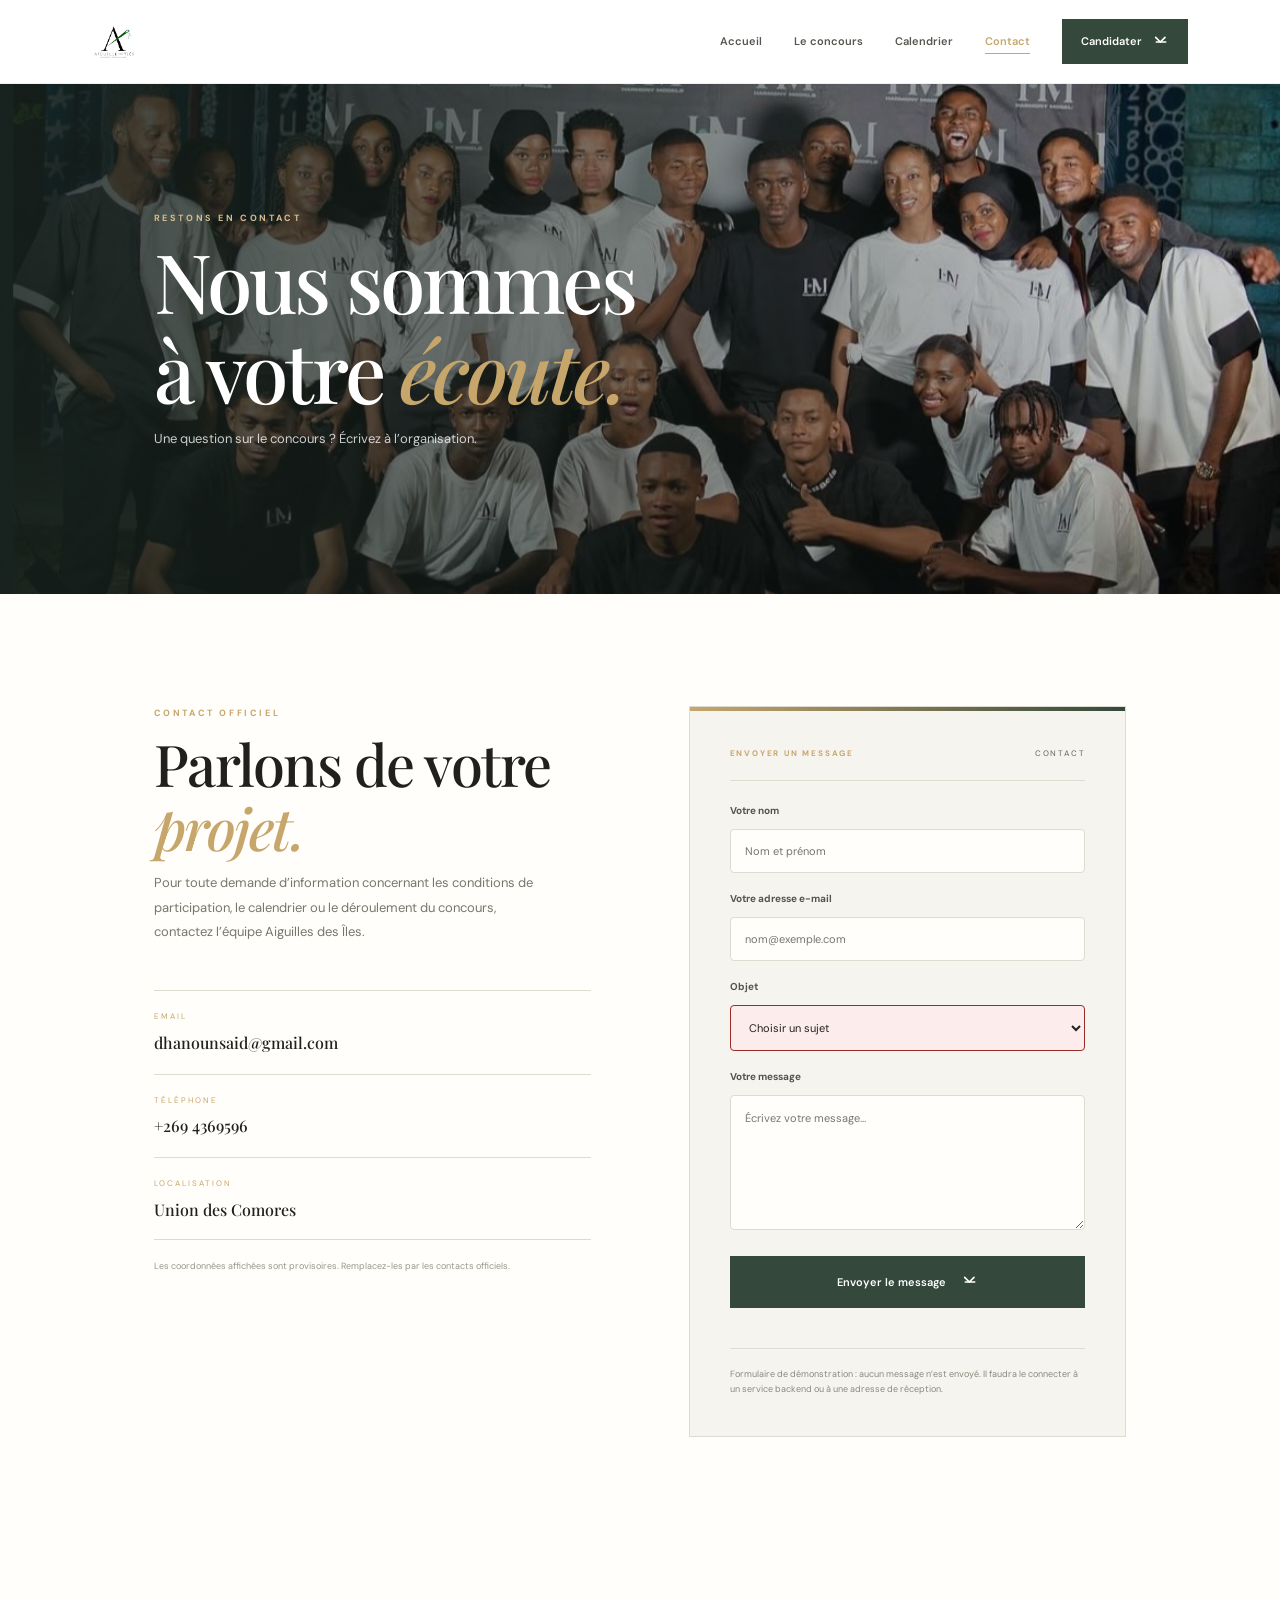
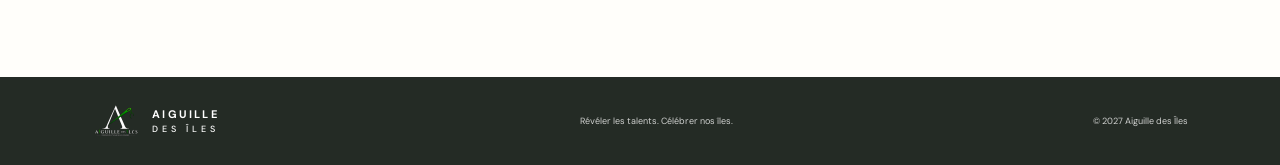
<file: contact.html>
<!DOCTYPE html>
<html lang="fr">
<head>
  <meta charset="UTF-8">
  <meta name="viewport" content="width=device-width, initial-scale=1.0">
  <meta name="description" content="Aiguille des Îles — Une question sur le concours ? Contactez l'organisation.">
  <title>Contact | Aiguille des Îles</title>
  <link rel="preconnect" href="https://fonts.googleapis.com">
  <link rel="preconnect" href="https://fonts.gstatic.com" crossorigin>
  <link href="https://fonts.googleapis.com/css2?family=DM+Sans:wght@400;500;600;700&family=Playfair+Display:wght@500;600;700&display=swap" rel="stylesheet">
  <link rel="stylesheet" href="css/styles.css">
  <script src="js/main.js" defer></script>
</head>
<body>
<a href="#main-content" class="skip-link">Aller au contenu principal</a>
<header class="site-header" role="banner">
  <a class="brand" href="index.html" aria-label="Aiguille des Îles - Accueil">
    <span class="brand-mark" aria-hidden="true"><img src="assets/images/logo-aiguilles-iles.png" alt="Aiguille des Îles"></span>
    
  </a>
  <button class="menu-toggle" aria-label="Ouvrir le menu" aria-expanded="false" aria-controls="main-nav">
    <span aria-hidden="true"></span><span aria-hidden="true"></span>
  </button>
  <nav class="main-nav" id="main-nav" role="navigation" aria-label="Navigation principale">
    <a href="index.html" data-page="index">Accueil</a>
    <a href="concours.html" data-page="concours">Le concours</a>
    <a href="calendrier.html" data-page="calendrier">Calendrier</a>
    <a href="contact.html" data-page="contact" aria-current="page">Contact</a>
    <a class="nav-cta" href="candidature.html" data-page="candidature">Candidater <svg class="icon icon-arrow" aria-hidden="true" width="16" height="16" viewBox="0 0 24 24" fill="none" stroke="currentColor" stroke-width="2.5" stroke-linecap="round" stroke-linejoin="round"><path d="M18 5l-7 7-7-7"/><path d="M5 12h14"/></svg></a>
  </nav>
</header>
<main id="main-content">
  <section class="page-hero page-hero-contact" aria-labelledby="page-hero-title">
    <div class="page-hero-content reveal">
      <p class="eyebrow light">RESTONS EN CONTACT</p>
      <h1 id="page-hero-title">Nous sommes<br>à votre <em>écoute.</em></h1>
      <p>Une question sur le concours ? Écrivez à l&rsquo;organisation.</p>
    </div>
  </section>

  <section class="contact-page section-pad" aria-labelledby="contact-title">
    <div class="contact-intro reveal">
      <div class="section-kicker">CONTACT OFFICIEL</div>
      <h2 id="contact-title">Parlons de votre<br><em>projet.</em></h2>
      <p>Pour toute demande d&rsquo;information concernant les conditions de participation, le calendrier ou le déroulement du concours, contactez l&rsquo;équipe Aiguilles des Îles.</p>
      <div class="contact-details">
        <div>
          <span>EMAIL</span>
          <a href="mailto:contact@aiguillesdesiles.com">dhanounsaid@gmail.com</a>
        </div>
        <div>
          <span>TÉLÉPHONE</span>
          <a href="tel:+2694369596">+269 4369596</a>
        </div>
        <div>
          <span>LOCALISATION</span>
          <p>Union des Comores</p>
        </div>
      </div>
      <small class="edit-note">Les coordonnées affichées sont provisoires. Remplacez-les par les contacts officiels.</small>
    </div>
    <form class="contact-form reveal" id="contactForm" novalidate aria-label="Formulaire de contact">
      <div class="form-topline" aria-hidden="true"><span>ENVOYER UN MESSAGE</span><span>CONTACT</span></div>
      <label>Votre nom<input type="text" name="nom" placeholder="Nom et prénom" required autocomplete="name"></label>
      <label>Votre adresse e-mail<input type="email" name="email" placeholder="nom@exemple.com" required autocomplete="email"></label>
      <label>Objet<select name="objet" required autocomplete="off">
        <option value="">Choisir un sujet</option>
        <option>Question sur les candidatures</option>
        <option>Conditions de participation</option>
        <option>Informations générales</option>
        <option>Autre demande</option>
      </select></label>
      <label>Votre message<textarea name="message" rows="6" placeholder="Écrivez votre message..." required></textarea></label>
      <button class="button button-dark" type="submit">Envoyer le message <svg class="icon icon-arrow" aria-hidden="true" width="16" height="16" viewBox="0 0 24 24" fill="none" stroke="currentColor" stroke-width="2.5" stroke-linecap="round" stroke-linejoin="round"><path d="M18 5l-7 7-7-7"/><path d="M5 12h14"/></svg></button>
      <div class="form-message" id="contactMessage" role="status" aria-live="polite" hidden></div>
      <p class="form-disclaimer">Formulaire de démonstration : aucun message n&rsquo;est envoyé. Il faudra le connecter à un service backend ou à une adresse de réception.</p>
    </form>
  </section>
</main>
<footer class="site-footer" role="contentinfo">
  <a class="brand footer-brand" href="index.html" aria-label="Aiguille des Îles - Accueil">
    <span class="brand-mark" aria-hidden="rue"><img src="assets/images/906E5517-88B5-470D-8A6B-3D6CE0A4C094.PNG" alt="Aiguille des Îles"></span>
    <span class="brand-name">AIGUILLE <small>DES ÎLES</small></span>
  </a>
  <p>Révéler les talents. Célébrer nos îles.</p>
  <span class="copyright">© <span class="year" aria-live="polite"></span> Aiguille des Îles</span>
</footer>
</body>
</html>
</file>
<file: css/styles.css>
/* ==========================================================================
   Aiguilles des Îles — Styles
   ========================================================================== */

/* --------------------------------------------------------------------------
   CSS Custom Properties (Design Tokens)
   -------------------------------------------------------------------------- */
:root {
  /* Colors */
  --color-ink: #20211e;
  --color-ink-light: #55564f;
  --color-muted: #77776e;
  --color-cream: #f6f4ee;
  --color-paper: #fffefa;
  --color-gold: #c7a66b;
  --color-gold-light: #d8bd8e;
  --color-green: #34483c;
  --color-green-dark: #242b25;
  --color-line: #dedbd1;
  --color-white: #ffffff;
  --color-success-bg: #e5eee6;
  --color-success-text: #2c5739;
  --color-error-bg: #fcecec;
  --color-error-text: #9b2c2c;
  --color-focus: #c7a66b;

  /* Transparent variants */
  --color-ink-07: rgba(32, 33, 30, 0.07);
  --color-ink-12: rgba(32, 33, 30, 0.12);
  --color-white-78: rgba(255, 255, 255, 0.78);
  --color-white-85: rgba(255, 255, 255, 0.85);
  --color-white-97: rgba(255, 255, 255, 0.97);
  --color-green-85: rgba(23, 34, 29, 0.85);
  --color-green-40: rgba(23, 34, 29, 0.40);
  --color-green-15: rgba(23, 34, 29, 0.15);
  --color-white-10: rgba(255, 255, 255, 0.10);
  --color-white-13: rgba(255, 255, 255, 0.13);
  --color-white-21: rgba(255, 255, 255, 0.21);
  --color-white-24: rgba(255, 255, 255, 0.24);
  --color-white-66: rgba(255, 255, 255, 0.66);
  --color-white-bf: rgba(255, 255, 255, 0.75);
  --color-white-c2: rgba(255, 255, 255, 0.76);
  --color-white-c7: rgba(255, 255, 255, 0.78);
  --color-white-db: rgba(255, 255, 255, 0.86);
  --color-white-d9: rgba(255, 255, 255, 0.85);
  --color-black-0d: rgba(0, 0, 0, 0.05);
  --color-black-18: rgba(0, 0, 0, 0.09);
  --color-black-12: rgba(0, 0, 0, 0.07);

  /* Typography */
  --font-serif: "Playfair Display", Georgia, serif;
  --font-sans: "DM Sans", Arial, sans-serif;

  /* Font sizes (clamp for fluid typography) */
  --fs-eyebrow: 9px;
  --fs-body-sm: 10px;
  --fs-body: 11px;
  --fs-body-lg: 12px;
  --fs-lead: 19px;
  --fs-h3: 20px;
  --fs-h2: clamp(39px, 4.5vw, 58px);
  --fs-h1: clamp(55px, 7.2vw, 96px);
  --fs-h1-page: clamp(52px, 6.5vw, 82px);
  --fs-quote: clamp(34px, 4vw, 52px);
  --fs-brand-mark: 29px;
  --fs-brand-mark-footer: 24px;
  --fs-nav: 11px;
  --fs-button: 11px;
  --fs-form-label: 10px;
  --fs-form-input: 11px;
  --fs-copyright: 9px;
  --fs-island-meta: 8px;
  --fs-timeline-number: 25px;
  --fs-values-number: 17px;
  --fs-island-title: 25px;

  /* Spacing */
  --space-xs: 4px;
  --space-sm: 8px;
  --space-md: 12px;
  --space-lg: 16px;
  --space-xl: 20px;
  --space-2xl: 24px;
  --space-3xl: 32px;
  --space-4xl: 40px;
  --space-5xl: 48px;
  --space-6xl: 56px;
  --space-7xl: 72px;
  --space-8xl: 80px;
  --space-9xl: 96px;
  --space-10xl: 112px;

  /* Layout */
  --header-height: 84px;
  --header-height-mobile: 76px;
  --container-padding: 7.2%;
  --container-padding-mobile: 5%;
  --section-padding: 112px 12%;
  --section-padding-mobile: 85px 8%;
  --max-content-width: 680px;
  --max-page-hero-width: 650px;

  /* Transitions */
  --transition-fast: 0.2s ease;
  --transition-base: 0.25s ease;
  --transition-slow: 0.3s ease;
  --transition-reveal: 0.8s cubic-bezier(0.2, 0.7, 0.2, 1);
  --transition-image: 0.7s ease;

  /* Shadows */
  --shadow-sm: 0 2px 8px var(--color-black-0d);
  --shadow-md: 0 5px 25px var(--color-black-0d);
  --shadow-lg: 0 9px 20px var(--color-black-12);
  --shadow-nav: 0 12px 18px var(--color-black-12);

  /* Border radius */
  --radius-none: 0;
  --radius-sm: 4px;

  /* Z-index */
  --z-header: 1000;
  --z-menu-toggle: 1001;
  --z-modal: 2000;
}

/* --------------------------------------------------------------------------
   Reset & Base
   -------------------------------------------------------------------------- */
*, *::before, *::after {
  box-sizing: border-box;
}

html {
  scroll-behavior: smooth;
  scroll-padding-top: var(--header-height);
  -webkit-text-size-adjust: 100%;
}

@media (prefers-reduced-motion: reduce) {
  html {
    scroll-behavior: auto;
  }
}

body {
  margin: 0;
  color: var(--color-ink);
  background: var(--color-paper);
  font-family: var(--font-sans);
  font-size: var(--fs-body);
  line-height: 1.6;
  -webkit-font-smoothing: antialiased;
  -moz-osx-font-smoothing: grayscale;
}

img {
  max-width: 100%;
  height: auto;
  display: block;
}

a {
  color: inherit;
  text-decoration: none;
}

button {
  font-family: inherit;
  font-size: inherit;
}

input, select, textarea {
  font-family: inherit;
  font-size: inherit;
}

/* Focus styles for accessibility */
:focus-visible {
  outline: 2px solid var(--color-focus);
  outline-offset: 2px;
}

/* Skip link for accessibility */
.skip-link {
  position: absolute;
  top: -100%;
  left: 50%;
  transform: translateX(-50%);
  padding: var(--space-md) var(--space-xl);
  background: var(--color-ink);
  color: var(--color-white);
  font-weight: 600;
  z-index: 10000;
  border-radius: var(--radius-sm);
}

.skip-link:focus {
  top: var(--space-md);
}

/* --------------------------------------------------------------------------
   Typography Utilities
   -------------------------------------------------------------------------- */
.eyebrow, .section-kicker {
  font-size: var(--fs-eyebrow);
  letter-spacing: 2.6px;
  font-weight: 700;
  color: var(--color-gold);
  text-transform: uppercase;
  margin: 0 0 var(--space-sm);
}

.eyebrow.light, .section-kicker.light {
  color: var(--color-gold-light);
}

h1, h2, h3, h4, h5, h6 {
  font-family: var(--font-serif);
  font-weight: 500;
  line-height: 1.1;
  margin: 0;
}

h1 { font-size: var(--fs-h1); letter-spacing: -2.8px; }
h2 { font-size: var(--fs-h2); letter-spacing: -1.5px; margin: var(--space-md) 0; }
h3 { font-size: var(--fs-h3); }

h1 em, h2 em, h3 em, blockquote em {
  color: var(--color-gold);
  font-weight: 500;
  font-style: italic;
}

.lead {
  color: var(--color-ink);
  font: 500 var(--fs-lead)/1.6 var(--font-serif);
  margin-top: 0;
}

p {
  margin: 0 0 var(--space-lg);
  line-height: 1.9;
}

small {
  font-size: var(--fs-body-sm);
  line-height: 1.5;
}

.text-link {
  display: inline-block;
  font-size: var(--fs-nav);
  font-weight: 700;
  padding-bottom: 8px;
  border-bottom: 1px solid currentColor;
  transition: color var(--transition-base);
}

.text-link span {
  margin-left: 12px;
  transition: transform var(--transition-base);
}

.text-link:hover span {
  transform: translateX(4px);
}

.light-link { color: var(--color-white); }
.dark-link { color: var(--color-green); margin-top: var(--space-lg); }

/* SVG Icons */
.icon {
  display: inline-block;
  vertical-align: middle;
  flex-shrink: 0;
}

.icon-arrow {
  margin-left: 8px;
  transition: transform var(--transition-base);
}

.icon-down {
  margin-left: 8px;
  transition: transform var(--transition-base);
}

.icon-check {
  color: var(--color-gold);
  flex-shrink: 0;
  margin-top: 1px;
}

.text-link:hover .icon-arrow,
.text-link:hover .icon-down,
.button:hover .icon-arrow,
.button:hover .icon-down,
.nav-cta:hover .icon-arrow {
  transform: translateX(4px);
}

/* --------------------------------------------------------------------------
   Buttons
   -------------------------------------------------------------------------- */
.button {
  display: inline-flex;
  align-items: center;
  justify-content: center;
  gap: var(--space-sm);
  padding: 17px 22px;
  border: 0;
  font: 600 var(--fs-button) var(--font-sans);
  cursor: pointer;
  transition: transform var(--transition-base), background var(--transition-base), box-shadow var(--transition-base);
  white-space: nowrap;
}

.button:hover {
  transform: translateY(-3px);
  box-shadow: var(--shadow-lg);
}

.button:active {
  transform: translateY(0);
}

.button-gold {
  background: var(--color-gold);
  color: #201f1a;
}

.button-gold:hover {
  background: var(--color-gold-light);
}

.button-dark {
  background: var(--color-green);
  color: var(--color-white);
}

.button-dark:hover {
  background: #2d3d34;
}

.button:disabled {
  opacity: 0.5;
  cursor: not-allowed;
  transform: none;
}

/* --------------------------------------------------------------------------
   Layout Components
   -------------------------------------------------------------------------- */
.section-pad {
  padding: var(--section-padding);
}

.application.section-pad {
  padding-bottom: calc(var(--section-padding) + var(--space-7xl));
}

.container {
  width: 100%;
  max-width: 1200px;
  margin: 0 auto;
  padding: 0 var(--container-padding);
}

/* --------------------------------------------------------------------------
   Header / Navigation
   -------------------------------------------------------------------------- */
.site-header {
  height: var(--header-height);
  padding: 0 var(--container-padding);
  display: flex;
  align-items: center;
  justify-content: space-between;
  background: var(--color-white-97);
  backdrop-filter: blur(12px);
  position: fixed;
  top: 0;
  left: 0;
  right: 0;
  z-index: var(--z-header);
  border-bottom: 1px solid var(--color-ink-07);
  transition: box-shadow var(--transition-slow);
}

.site-header.scrolled {
  box-shadow: var(--shadow-md);
}

.brand {
  display: flex;
  align-items: center;
  gap: 12px;
  flex-shrink: 0;
}

.brand-mark {
  font: var(--fs-brand-mark) var(--font-serif);
  letter-spacing: -3px;
  color: var(--color-green);
  line-height: 1;
}

.brand-mark img {
  height: 44px;
  width: auto;
  display: block;
}

.brand-mark span {
  color: var(--color-gold);
  font-size: 17px;
  vertical-align: top;
  margin: 0 2px;
}

.brand-name {
  font-size: 11px;
  font-weight: 700;
  letter-spacing: 2.2px;
  line-height: 1.5;
}

.brand-name small {
  display: block;
  font-size: 9px;
  font-weight: 500;
  letter-spacing: 4px;
}

.main-nav {
  display: flex;
  align-items: center;
  gap: 32px;
  font-size: var(--fs-nav);
  font-weight: 600;
  color: var(--color-ink-light);
}

.main-nav a:not(.nav-cta) {
  transition: color var(--transition-base);
  position: relative;
}

.main-nav a:not(.nav-cta)::after {
  content: '';
  position: absolute;
  bottom: -4px;
  left: 0;
  width: 0;
  height: 1px;
  background: var(--color-gold);
  transition: width var(--transition-base);
}

.main-nav a:hover:not(.nav-cta),
.main-nav a.active:not(.nav-cta) {
  color: var(--color-gold);
}

.main-nav a:hover:not(.nav-cta)::after,
.main-nav a.active:not(.nav-cta)::after {
  width: 100%;
}

.nav-cta {
  background: var(--color-green);
  color: var(--color-white);
  padding: 14px 19px;
  border-radius: var(--radius-none);
  transition: background var(--transition-base), transform var(--transition-base), box-shadow var(--transition-base);
}

.nav-cta:hover {
  background: #2d3d34;
  transform: translateY(-2px);
  box-shadow: var(--shadow-sm);
}

.nav-cta span,
.button span {
  margin-left: 13px;
}

/* Menu toggle */
.menu-toggle {
  display: none;
  border: 0;
  background: none;
  padding: 8px;
  cursor: pointer;
  position: relative;
  z-index: var(--z-menu-toggle);
}

.menu-toggle span {
  display: block;
  width: 24px;
  height: 1.5px;
  background: var(--color-ink);
  margin: 6px 0;
  transition: all 0.3s cubic-bezier(0.4, 0, 0.2, 1);
  transform-origin: center;
}

.menu-toggle.active span:first-child {
  transform: translateY(7.5px) rotate(45deg);
}

.menu-toggle.active span:nth-child(2) {
  opacity: 0;
  transform: scaleX(0);
}

.menu-toggle.active span:last-child {
  transform: translateY(-7.5px) rotate(-45deg);
}

main {
  padding-top: var(--header-height);
  padding-bottom: var(--space-7xl);
}

/* --------------------------------------------------------------------------
   Hero Sections
   -------------------------------------------------------------------------- */
.hero {
  min-height: 690px;
  height: calc(100vh - var(--header-height));
  max-height: 900px;
  position: relative;
  display: flex;
  align-items: center;
  overflow: hidden;
  background: #26352d;
  color: var(--color-white);
}

.hero-home {
  background-image: linear-gradient(90deg, var(--color-green-85), var(--color-green-40) 48%, var(--color-green-15)), url("../assets/images/F44CAD52-5895-401E-AB9C-CC21CCABED38.jpg");
  background-size: cover;
  background-position: center 38%;
  background-attachment: scroll;
}

.hero-content {
  position: relative;
  z-index: 1;
  width: min(var(--max-content-width), 80%);
  margin-left: 12%;
  padding: 70px 0;
}

.hero h1 {
  margin: 28px 0 23px;
}

.hero-intro {
  max-width: 435px;
  color: var(--color-white-c7);
  font-size: 14px;
  line-height: 1.9;
}

.hero-actions {
  display: flex;
  align-items: center;
  gap: 30px;
  margin-top: 38px;
  flex-wrap: wrap;
}

.hero-note {
  position: absolute;
  left: var(--container-padding);
  bottom: 37px;
  display: flex;
  align-items: center;
  gap: 12px;
  font-size: 8px;
  letter-spacing: 2px;
  color: var(--color-white-bf);
}

.note-line {
  width: 40px;
  height: 1px;
  background: var(--color-gold);
}

.hero-index {
  position: absolute;
  right: var(--container-padding);
  bottom: 35px;
  font: 18px var(--font-serif);
}

.hero-index span {
  color: var(--color-gold);
  margin: 0 6px;
}

.scroll-cue {
  position: absolute;
  right: var(--container-padding);
  top: 50%;
  transform: translateY(-50%);
  writing-mode: vertical-rl;
  font-size: 8px;
  letter-spacing: 2px;
  color: var(--color-white-c2);
}

.scroll-cue span {
  color: var(--color-gold);
  font-size: 16px;
  margin-top: 10px;
  display: block;
}

/* Page Hero */
.page-hero {
  height: 510px;
  min-height: 430px;
  display: flex;
  align-items: center;
  position: relative;
  background-size: cover;
  background-position: center;
  background-attachment: scroll;
  color: var(--color-white);
}

.page-hero::before {
  content: "";
  position: absolute;
  inset: 0;
  background: linear-gradient(90deg, var(--color-green-85), var(--color-green-40) 65%, var(--color-green-15));
}

.page-hero-content {
  position: relative;
  margin-left: 12%;
  max-width: var(--max-page-hero-width);
}

.page-hero h1 {
  font-size: var(--fs-h1-page);
}

.page-hero-content > p:last-child {
  font-size: 13px;
  color: var(--color-white-c7);
  margin-top: var(--space-md);
}

/* Page Hero Backgrounds */
.page-hero-fashion {
  background-image: url("../assets/images/grand-comore.jpg");
}

.page-hero-calendar {
  background-image: url("../assets/images/moheli.jpg");
}

.page-hero-application {
  background-image: url("../assets/images/IMG_6166.jpg");
  background-position: center 35%;
}

.page-hero-contact {
  background-image: url("../assets/images/IMG_6165.jpg");
  background-position: center 30%;
}

/* --------------------------------------------------------------------------
   Intro / Vision Section
   -------------------------------------------------------------------------- */
.intro {
  background: var(--color-cream);
}

.intro-grid {
  display: grid;
  grid-template-columns: 1fr 1fr;
  gap: 9%;
  margin-top: 25px;
  align-items: start;
}

.intro-copy {
  padding-top: 14px;
  color: var(--color-muted);
  font-size: 13px;
  line-height: 1.9;
}

.values-row {
  display: grid;
  grid-template-columns: repeat(3, 1fr);
  border-top: 1px solid var(--color-line);
  margin-top: 75px;
  padding-top: 25px;
  gap: 20px;
}

.values-row > div {
  display: grid;
  grid-template-columns: 35px 1fr;
  align-items: center;
  gap: 12px;
}

.values-row span {
  grid-row: span 2;
  color: var(--color-gold);
  font: var(--fs-values-number) var(--font-serif);
}

.values-row strong {
  font: 500 17px var(--font-serif);
}

.values-row small {
  color: var(--color-muted);
  font-size: 10px;
  margin-top: 4px;
}

/* --------------------------------------------------------------------------
   Islands Section
   -------------------------------------------------------------------------- */
.islands {
  background: var(--color-paper);
}

.section-heading {
  display: flex;
  justify-content: space-between;
  align-items: end;
  gap: 40px;
  margin-bottom: 45px;
}

.section-heading p {
  max-width: 330px;
  color: var(--color-muted);
  font-size: 12px;
  line-height: 1.9;
  margin-bottom: 8px;
}

.island-grid {
  display: grid;
  grid-template-columns: repeat(3, 1fr);
  gap: 25px;
  align-items: start;
}

.island-offset {
  margin-top: 55px;
}

.island-photo {
  height: 340px;
  background-size: cover;
  background-position: center 40%;
  background-attachment: scroll;
  filter: saturate(0.75);
  transition: transform var(--transition-image), filter var(--transition-image);
}

.island-card {
  overflow: hidden;
}

.island-card:hover .island-photo {
  transform: scale(1.035);
  filter: saturate(1);
}

.photo-grand {
  background-image: url("../assets/images/grand-comore.jpg");
}

.photo-anjouan {
  background-image: url("../assets/images/anjouan.webp");
}

.photo-moheli {
  background-image: url("../assets/images/moheli.jpg");
}

.island-meta {
  display: flex;
  justify-content: space-between;
  color: var(--color-gold);
  font-size: var(--fs-island-meta);
  letter-spacing: 1.8px;
  margin-top: 20px;
}

.island-meta span:last-child {
  color: var(--color-muted);
}

.island-card h3 {
  font: 500 var(--fs-island-title) var(--font-serif);
  margin: 12px 0 7px;
}

.island-card p {
  font-size: 11px;
  line-height: 1.7;
  color: var(--color-muted);
  margin: 0;
}

/* --------------------------------------------------------------------------
   Quote Band
   -------------------------------------------------------------------------- */
.quote-band {
  padding: 95px 20px;
  background: var(--color-green);
  color: var(--color-white);
  text-align: center;
}

.quote-mark {
  font: 80px/0.6 var(--font-serif);
  color: var(--color-gold);
  line-height: 0.6;
}

.quote-band blockquote {
  margin: 24px 0;
  font: 500 var(--fs-quote)/1.2 var(--font-serif);
}

.quote-band > span {
  font-size: 8px;
  letter-spacing: 3px;
  color: #c9c8bd;
  display: block;
}

/* --------------------------------------------------------------------------
   Home CTA
   -------------------------------------------------------------------------- */
.home-cta {
  display: flex;
  justify-content: space-between;
  align-items: center;
  gap: 30px;
  flex-wrap: wrap;
}

.home-cta > div {
  flex: 1;
  min-width: 280px;
}

/* --------------------------------------------------------------------------
   Story Section (Concours page)
   -------------------------------------------------------------------------- */
.story-section {
  background: var(--color-cream);
}

/* --------------------------------------------------------------------------
   Requirements Section (Concours page)
   -------------------------------------------------------------------------- */
.requirements {
  display: grid;
  grid-template-columns: 1fr 1fr;
  padding: 0;
  background: var(--color-green-dark);
  color: var(--color-white);
}

.requirements-image {
  min-height: 610px;
  background: url("../assets/images/anjouan.webp") center/cover;
}

.requirements-content {
  padding: 95px 13% 80px 10%;
}

.requirements-content h2 {
  margin-top: 25px;
}

.requirements-content > p {
  color: var(--color-white-db);
  font-size: 12px;
  line-height: 1.9;
  margin: 24px 0;
}

.check-list {
  list-style: none;
  padding: 0;
  margin: 28px 0 35px;
}

.check-list li {
  padding: 12px 0;
  border-bottom: 1px solid var(--color-white-10);
  font-size: 11px;
  color: var(--color-white-db);
  display: flex;
  align-items: flex-start;
  gap: 12px;
}

.check-list li span {
  color: var(--color-gold);
  flex-shrink: 0;
  margin-top: 2px;
}

/* --------------------------------------------------------------------------
   Final Section (Concours page)
   -------------------------------------------------------------------------- */
.final-section {
  background: var(--color-paper);
}

/* --------------------------------------------------------------------------
   Journey / Calendar Page
   -------------------------------------------------------------------------- */
.journey-page {
  background: var(--color-cream);
}

.journey-page .section-heading {
  align-items: end;
  margin: 20px 0 55px;
}

.journey-page .section-heading h2 {
  margin-bottom: 0;
}

.timeline {
  border-top: 1px solid var(--color-line);
}

.timeline-item {
  display: grid;
  grid-template-columns: 65px 1fr auto;
  gap: 25px;
  align-items: center;
  padding: 26px 0;
  border-bottom: 1px solid var(--color-line);
}

.timeline-number {
  font: var(--fs-timeline-number) var(--font-serif);
  color: var(--color-gold);
}

.timeline-item small {
  color: var(--color-gold);
  font-size: 8px;
  letter-spacing: 2px;
}

.timeline-item h3 {
  font: 500 20px var(--font-serif);
  margin: 6px 0;
}

.timeline-item p {
  font-size: 11px;
  color: var(--color-muted);
  margin: 0;
}

.timeline-date {
  font-size: 8px;
  letter-spacing: 1.5px;
  color: var(--color-muted);
  white-space: nowrap;
}

/* --------------------------------------------------------------------------
   Application / Candidature Page
   -------------------------------------------------------------------------- */
.application {
  background: var(--color-paper);
  display: grid;
  grid-template-columns: 0.8fr 1.2fr;
  gap: 9%;
  padding-bottom: var(--space-9xl);
}

.application-heading {
  align-self: start;
}

.application-heading > p {
  font-size: 12px;
  line-height: 1.9;
  color: var(--color-muted);
  max-width: 300px;
}

.application-reminder {
  margin-top: 45px;
  padding: 22px;
  background: var(--color-cream);
  max-width: 320px;
  border-left: 3px solid var(--color-gold);
}

.application-reminder strong {
  font: 500 18px var(--font-serif);
  display: block;
  margin-bottom: var(--space-xs);
}

.application-reminder p {
  font-size: 11px;
  color: var(--color-muted);
  line-height: 1.8;
  margin: 0;
}

.application-form,
.contact-form {
  background: var(--color-cream);
  padding: 40px;
  margin-bottom: var(--space-6xl);
  border: 1px solid var(--color-line);
  position: relative;
}

.application-form::before,
.contact-form::before {
  content: '';
  position: absolute;
  top: 0;
  left: 0;
  right: 0;
  height: 4px;
  background: linear-gradient(90deg, var(--color-gold), var(--color-green));
}

.form-topline {
  display: flex;
  justify-content: space-between;
  align-items: center;
  padding-bottom: 20px;
  border-bottom: 1px solid var(--color-line);
  margin-bottom: 28px;
  color: var(--color-gold);
  font-size: 8px;
  letter-spacing: 1.8px;
  font-weight: 700;
}

.form-topline span:last-child {
  color: var(--color-muted);
  font-weight: 500;
}

.form-grid {
  display: grid;
  grid-template-columns: 1fr 1fr;
  gap: 22px 18px;
}

.form-grid label,
.contact-form label {
  display: flex;
  flex-direction: column;
  gap: 10px;
  font-size: var(--fs-form-label);
  font-weight: 700;
  color: #53544c;
}

.form-grid .full {
  grid-column: 1 / -1;
}

input, select, textarea {
  width: 100%;
  border: 1px solid var(--color-line);
  border-radius: var(--radius-sm);
  background: var(--color-paper);
  padding: 14px 14px;
  color: var(--color-ink);
  font: var(--fs-form-input) var(--font-sans);
  outline: none;
  transition: border-color var(--transition-base), box-shadow var(--transition-base), background var(--transition-base);
}

input:hover, select:hover, textarea:hover {
  border-color: var(--color-muted);
}

input:focus, select:focus, textarea:focus {
  border-color: var(--color-focus);
  box-shadow: 0 0 0 3px rgba(199, 166, 107, 0.25);
  background: var(--color-white);
}

input:invalid:not(:placeholder-shown),
select:invalid:not(:placeholder-shown),
textarea:invalid:not(:placeholder-shown) {
  border-color: var(--color-error-text);
  background: var(--color-error-bg);
}

textarea {
  resize: vertical;
  min-height: 110px;
  line-height: 1.6;
}

.upload-label {
  position: relative;
}

.upload-label small {
  font-weight: 400;
  color: var(--color-muted);
  line-height: 1.5;
  margin-top: 6px;
  display: block;
}

input[type="file"] {
  padding: 12px;
  cursor: pointer;
}

input[type="file"]::file-selector-button {
  background: var(--color-green);
  color: var(--color-white);
  border: none;
  padding: 10px 18px;
  margin-right: 14px;
  font: 600 var(--fs-button) var(--font-sans);
  border-radius: var(--radius-sm);
  cursor: pointer;
  transition: background var(--transition-base), transform var(--transition-base);
}

input[type="file"]::file-selector-button:hover {
  background: #2d3d34;
  transform: translateY(-1px);
}

/* Fix date input on mobile - ensure it doesn't overflow */
input[type="date"] {
  min-width: 0;
  overflow: hidden;
  text-overflow: ellipsis;
}

.consent {
  display: flex;
  gap: 10px;
  align-items: flex-start;
  margin: 30px 0;
  color: var(--color-muted);
  font-size: 10px;
  line-height: 1.5;
}

.consent input {
  width: auto;
  min-width: 18px;
  height: 18px;
  accent-color: var(--color-green);
  margin-top: 2px;
  flex-shrink: 0;
}

.form-disclaimer {
  color: #8a887e;
  font-size: 9px;
  line-height: 1.6;
  margin: 22px 0 0;
  padding-top: 18px;
  border-top: 1px solid var(--color-line);
}

.form-message {
  display: none;
  padding: 16px 18px;
  margin-top: 20px;
  background: var(--color-success-bg);
  color: var(--color-success-text);
  font-size: 11px;
  line-height: 1.6;
  border-radius: var(--radius-sm);
  border-left: 3px solid var(--color-green);
}

.form-message.show {
  display: block;
  animation: slideIn 0.3s ease;
}

@keyframes slideIn {
  from { opacity: 0; transform: translateY(-10px); }
  to { opacity: 1; transform: translateY(0); }
}

.form-message.error {
  background: var(--color-error-bg);
  color: var(--color-error-text);
  border-left-color: var(--color-error-text);
}

.application-form .button,
.contact-form .button {
  width: 100%;
  margin-top: 8px;
  padding: 18px 24px;
}

/* --------------------------------------------------------------------------
   Contact Page
   -------------------------------------------------------------------------- */
.contact-page {
  display: grid;
  grid-template-columns: 1fr 1fr;
  gap: 10%;
  background: var(--color-paper);
}

.contact-intro > p {
  max-width: 400px;
  color: var(--color-muted);
  font-size: 13px;
  line-height: 1.9;
}

.contact-details {
  margin-top: 45px;
  border-top: 1px solid var(--color-line);
}

.contact-details div {
  padding: 19px 0;
  border-bottom: 1px solid var(--color-line);
}

.contact-details span {
  display: block;
  font-size: 8px;
  letter-spacing: 2px;
  color: var(--color-gold);
  margin-bottom: 9px;
}

.contact-details a,
.contact-details p {
  font: 500 16px var(--font-serif);
  margin: 0;
}

.contact-details a:hover {
  color: var(--color-gold);
}

.edit-note {
  display: block;
  margin-top: 20px;
  color: #98958a;
  font-size: 9px;
}

.contact-form {
  display: flex;
  flex-direction: column;
  gap: 18px;
}

.contact-form .form-topline {
  margin-bottom: 4px;
}

.contact-form .button {
  align-self: flex-start;
}

/* --------------------------------------------------------------------------
   Footer
   -------------------------------------------------------------------------- */
.site-footer {
  padding: 28px var(--container-padding);
  display: flex;
  align-items: center;
  justify-content: space-between;
  gap: 20px;
  background: var(--color-green-dark);
  color: var(--color-white);
  flex-wrap: wrap;
}

.site-footer a {
  color: var(--color-white);
}

.site-footer a:hover {
  color: var(--color-gold);
}

.footer-brand .brand-mark {
  font-size: var(--fs-brand-mark-footer);
}

.footer-brand .brand-mark img {
  height: 32px;
  width: auto;
  display: block;
}

.site-footer p,
.copyright {
  font-size: var(--fs-copyright);
  color: var(--color-white-78);
  margin: 0;
}

/* --------------------------------------------------------------------------
   Reveal Animations
   -------------------------------------------------------------------------- */
.reveal {
  opacity: 0;
  transform: translateY(26px);
  transition: opacity var(--transition-reveal), transform var(--transition-reveal);
}

.reveal.visible {
  opacity: 1;
  transform: translateY(0);
}

.hero-content.reveal {
  transition-delay: 0.15s;
}

/* Staggered reveal for list items */
.check-list li.reveal:nth-child(1) { transition-delay: 0.05s; }
.check-list li.reveal:nth-child(2) { transition-delay: 0.1s; }
.check-list li.reveal:nth-child(3) { transition-delay: 0.15s; }
.check-list li.reveal:nth-child(4) { transition-delay: 0.2s; }

.timeline-item.reveal:nth-child(1) { transition-delay: 0.05s; }
.timeline-item.reveal:nth-child(2) { transition-delay: 0.1s; }
.timeline-item.reveal:nth-child(3) { transition-delay: 0.15s; }
.timeline-item.reveal:nth-child(4) { transition-delay: 0.2s; }
.timeline-item.reveal:nth-child(5) { transition-delay: 0.25s; }
.timeline-item.reveal:nth-child(6) { transition-delay: 0.3s; }

.island-card.reveal:nth-child(1) { transition-delay: 0.05s; }
.island-card.reveal:nth-child(2) { transition-delay: 0.15s; }
.island-card.reveal:nth-child(3) { transition-delay: 0.25s; }

.values-row > div.reveal:nth-child(1) { transition-delay: 0.05s; }
.values-row > div.reveal:nth-child(2) { transition-delay: 0.1s; }
.values-row > div.reveal:nth-child(3) { transition-delay: 0.15s; }

@media (prefers-reduced-motion: reduce) {
  *, *::before, *::after {
    scroll-behavior: auto !important;
    transition-duration: 0.01ms !important;
    animation-duration: 0.01ms !important;
  }

  .reveal {
    opacity: 1;
    transform: none;
  }
}

/* --------------------------------------------------------------------------
   Responsive
   -------------------------------------------------------------------------- */
@media (max-width: 1024px) {
  .requirements-content {
    padding: 85px 10% 70px;
  }
}

@media (max-width: 900px) {
  .site-header {
    padding: 0 var(--container-padding-mobile);
    height: var(--header-height-mobile);
  }

  .main-nav {
    position: absolute;
    top: var(--header-height-mobile);
    left: 0;
    right: 0;
    background: var(--color-paper);
    padding: 0 var(--container-padding);
    flex-direction: column;
    align-items: stretch;
    gap: 0;
    box-shadow: var(--shadow-nav);
    max-height: 0;
    overflow: hidden;
    opacity: 0;
    transition: max-height 0.4s cubic-bezier(0.4, 0, 0.2, 1), opacity 0.3s ease, padding 0.4s cubic-bezier(0.4, 0, 0.2, 1);
    padding-top: 0;
    padding-bottom: 0;
  }

  .main-nav.open {
    max-height: 400px;
    opacity: 1;
    padding-top: 22px;
    padding-bottom: 22px;
  }

  .main-nav a {
    padding: 14px 0;
    opacity: 0;
    transform: translateX(-20px);
    transition: opacity 0.3s ease, transform 0.3s ease, color var(--transition-base);
  }

  .main-nav.open a {
    opacity: 1;
    transform: translateX(0);
  }

  .main-nav.open a:nth-child(1) { transition-delay: 0.1s; }
  .main-nav.open a:nth-child(2) { transition-delay: 0.15s; }
  .main-nav.open a:nth-child(3) { transition-delay: 0.2s; }
  .main-nav.open a:nth-child(4) { transition-delay: 0.25s; }
  .main-nav.open a:nth-child(5) { transition-delay: 0.3s; }

  .main-nav .nav-cta {
    padding: 14px;
    text-align: center;
    margin-top: 10px;
    opacity: 0;
    transform: translateX(-20px);
    transition: opacity 0.3s ease 0.35s, transform 0.3s ease 0.35s, background var(--transition-base);
  }

  .main-nav.open .nav-cta {
    opacity: 1;
    transform: translateX(0);
  }

  .menu-toggle {
    display: block;
    z-index: var(--z-menu-toggle);
  }

  main {
    padding-top: var(--header-height-mobile);
    padding-bottom: var(--space-4xl);
  }

  .hero {
    min-height: 620px;
    height: calc(100vh - var(--header-height-mobile));
  }

  .hero-content {
    margin-left: 8%;
  }

  .section-pad {
    padding: var(--section-padding-mobile);
  }

  .application.section-pad {
    padding-bottom: calc(var(--section-padding-mobile) + var(--space-6xl));
  }

  .application {
    grid-template-columns: 1fr;
    gap: 50px;
    padding-bottom: var(--space-7xl);
  }

  .application-heading {
    align-self: auto;
    text-align: center;
  }

  .application-heading > p {
    max-width: none;
    margin: 0 auto;
  }

  .application-reminder {
    max-width: none;
    margin: 30px auto 0;
    border-left: none;
    border-top: 3px solid var(--color-gold);
    text-align: center;
  }

  .requirements-content {
    padding: 75px 9%;
  }
}

@media (max-width: 768px) {
  .hero-note {
    left: 8%;
    font-size: 7px;
  }

  .hero-index {
    right: 8%;
  }

  .scroll-cue {
    right: 8%;
  }
}

@media (max-width: 650px) {
  .hero {
    min-height: 650px;
    background-attachment: scroll;
    background-position: center 45%;
  }

  .hero-content {
    width: 84%;
    margin-left: 8%;
  }

  .hero h1, .page-hero h1 {
    font-size: 57px;
  }

  .hero-actions {
    align-items: flex-start;
    flex-direction: column;
    gap: 23px;
  }

  .hero-note {
    left: 8%;
    font-size: 7px;
  }

  .scroll-cue {
    display: none;
  }

  .page-hero,
  .island-photo {
    background-attachment: scroll;
  }

  .page-hero {
    height: 480px;
    min-height: 400px;
  }

  .intro-grid,
  .requirements,
  .application,
  .contact-page {
    grid-template-columns: 1fr;
  }

  .intro-grid {
    gap: 10px;
  }

  .values-row {
    grid-template-columns: 1fr;
    gap: 20px;
    margin-top: 45px;
  }

  .values-row > div {
    grid-template-columns: 35px 1fr;
    gap: 12px;
    padding: var(--space-md);
    background: var(--color-cream);
    border-radius: var(--radius-sm);
  }

  .section-heading {
    display: block;
  }

  .section-heading p {
    margin-top: 20px;
  }

  .island-grid {
    grid-template-columns: 1fr;
    gap: 35px;
  }

  .island-offset {
    margin-top: 0;
  }

  .island-photo {
    height: 390px;
    background-attachment: scroll;
    background-position: center 40%;
  }

  .page-hero {
    height: 440px;
  }

  .page-hero-fashion {
    background-position: center 40%;
  }

  .page-hero-calendar {
    background-position: center 50%;
  }

  .page-hero-application {
    background-position: center 30%;
  }

  .page-hero-contact {
    background-position: center 35%;
  }

  .page-hero-content {
    margin-left: 8%;
    width: 84%;
  }

  .timeline-item {
    grid-template-columns: 42px 1fr;
    gap: 15px;
  }

  .timeline-date {
    grid-column: 2;
    margin-top: -8px;
  }

  .requirements-image {
    min-height: 390px;
  }

  .requirements-content {
    padding: 65px 8%;
  }

  .form-grid {
    grid-template-columns: 1fr;
  }

  .form-grid .full {
    grid-column: auto;
  }

  .application-form,
  .contact-form {
    padding: 24px 18px;
    margin-bottom: var(--space-6xl);
  }

  .application-form .button,
  .contact-form .button {
    padding: 16px 20px;
    font-size: var(--fs-button);
  }

  /* Mobile form fixes - prevent overflow */
  input, select, textarea {
    max-width: 100%;
    box-sizing: border-box;
  }

  input[type="date"] {
    max-width: 100%;
    /* Fix date input overflow on mobile */
    min-width: 0;
    overflow: hidden;
    text-overflow: ellipsis;
    white-space: nowrap;
  }

  /* Ensure file inputs don't overflow */
  input[type="file"] {
    max-width: 100%;
    padding: 10px;
  }

  input[type="file"]::file-selector-button {
    padding: 8px 14px;
    font-size: 10px;
    margin-right: 10px;
  }

  /* Fix date picker specific issues on iOS Safari */
  @supports (-webkit-appearance: none) {
    input[type="date"]::-webkit-datetime-edit {
      overflow: hidden;
    }
    input[type="date"]::-webkit-datetime-edit-fields-wrapper {
      overflow: hidden;
    }
    input[type="date"]::-webkit-calendar-picker-indicator {
      opacity: 1;
    }
  }

  .contact-page {
    gap: 50px;
  }

  .home-cta {
    display: block;
    text-align: center;
  }

  .home-cta .button {
    margin-top: 20px;
  }

  .site-footer {
    flex-wrap: wrap;
    padding: 25px 8%;
  }

  .site-footer p {
    order: 3;
    width: 100%;
    margin: 0;
  }
}

/* --------------------------------------------------------------------------
   Print Styles
   -------------------------------------------------------------------------- */
@media print {
  .site-header,
  .menu-toggle,
  .hero-note,
  .hero-index,
  .scroll-cue,
  .button,
  .form-disclaimer,
  .application-form,
  .contact-form,
  .site-footer {
    display: none !important;
  }

  main {
    padding-top: 0;
  }

  .hero {
    min-height: auto;
    height: auto;
    background-attachment: scroll;
    color: var(--color-ink);
    background: var(--color-paper);
    page-break-inside: avoid;
  }

  .hero-home {
    background-image: none;
  }

  .page-hero {
    height: auto;
    min-height: auto;
    background-image: none !important;
    color: var(--color-ink);
    background: var(--color-paper);
  }

  .page-hero::before {
    display: none;
  }

  a {
    text-decoration: underline;
  }

  a[href^="http"]::after {
    content: " (" attr(href) ")";
    font-size: 0.8em;
    color: var(--color-muted);
  }
}
</file>
